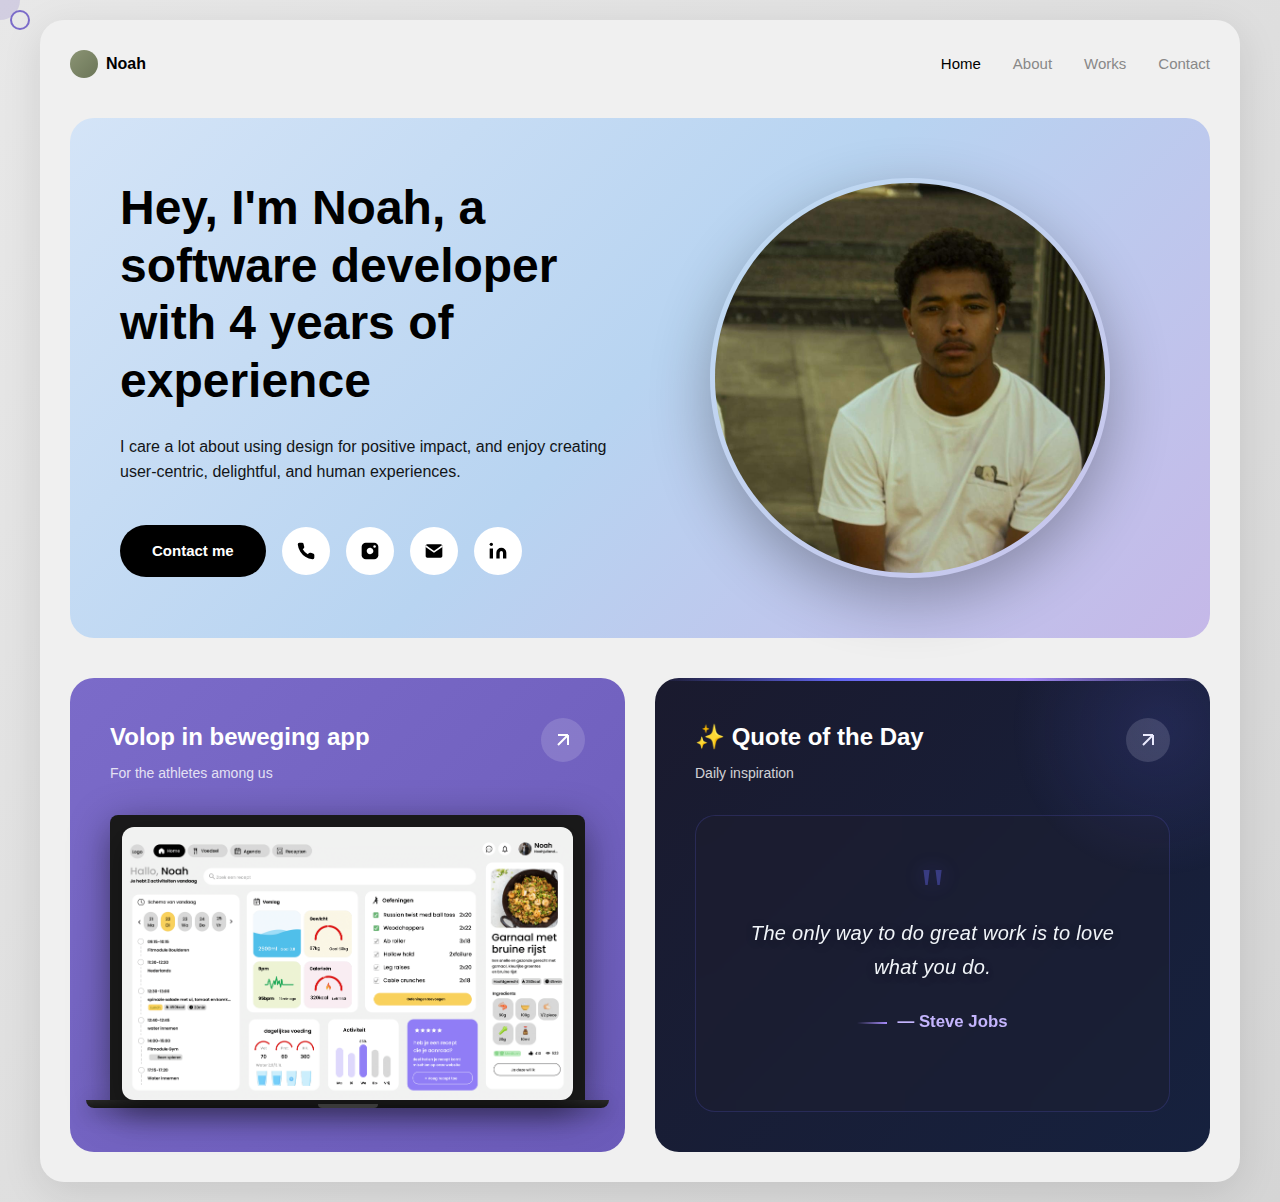
<file: portfolio_4/index.html>
<!DOCTYPE html>
<html lang="en">
<head>
    <meta charset="UTF-8">
    <meta name="viewport" content="width=device-width, initial-scale=1.0">
    <title>Noah - Portfolio</title>
    <link rel="stylesheet" href="styles.css">
</head>
<body>
    <!-- Custom Cursor -->
    <div class="cursor"></div>
    <div class="cursor-follower"></div>

    <div class="container">
        <!-- Header -->
        <header class="header">
            <div class="logo">
                <span class="logo-circle"></span>
                <span class="logo-text">Noah</span>
            </div>
            <nav class="nav">
                <a href="index.html" class="nav-link active">Home</a>
                <a href="about.html" class="nav-link">About</a>
                <a href="works.html" class="nav-link">Works</a>
                <a href="contact.html" class="nav-link">Contact</a>
            </nav>
        </header>

        <!-- Hero Section -->
        <section class="hero">
            <div class="hero-content">
                <h1 class="hero-title">Hey, I'm Noah, a software developer with 4 years of experience</h1>
                <p class="hero-description">
                    I care a lot about using design for positive impact, and enjoy creating user-centric, delightful, and human experiences.
                </p>
                
                <div class="hero-buttons">
                    <a href="contact.html" class="btn btn-primary">Contact me</a>
                    <a href="#" class="social-icon">
                        <svg width="20" height="20" viewBox="0 0 24 24" fill="currentColor">
                            <path d="M22 16.92v3a2 2 0 01-2.18 2 19.79 19.79 0 01-8.63-3.07 19.5 19.5 0 01-6-6 19.79 19.79 0 01-3.07-8.67A2 2 0 014.11 2h3a2 2 0 012 1.72 12.84 12.84 0 00.7 2.81 2 2 0 01-.45 2.11L8.09 9.91a16 16 0 006 6l1.27-1.27a2 2 0 012.11-.45 12.84 12.84 0 002.81.7A2 2 0 0122 16.92z"/>
                        </svg>
                    </a>
                    <a href="#" class="social-icon">
                        <svg width="20" height="20" viewBox="0 0 24 24" fill="currentColor">
                            <rect x="2" y="2" width="20" height="20" rx="5"/>
                            <path d="M16 11.37A4 4 0 1112.63 8 4 4 0 0116 11.37z" fill="white"/>
                            <circle cx="17.5" cy="6.5" r="1.5" fill="white"/>
                        </svg>
                    </a>
                    <a href="#" class="social-icon">
                        <svg width="20" height="20" viewBox="0 0 24 24" fill="currentColor">
                            <path d="M4 4h16c1.1 0 2 .9 2 2v12c0 1.1-.9 2-2 2H4c-1.1 0-2-.9-2-2V6c0-1.1.9-2 2-2z"/>
                            <polyline points="22,6 12,13 2,6" stroke="white" stroke-width="2" fill="none"/>
                        </svg>
                    </a>
                    <a href="#" class="social-icon">
                        <svg width="20" height="20" viewBox="0 0 24 24" fill="currentColor">
                            <path d="M16 8a6 6 0 016 6v7h-4v-7a2 2 0 00-2-2 2 2 0 00-2 2v7h-4v-7a6 6 0 016-6zM2 9h4v12H2z"/>
                            <circle cx="4" cy="4" r="2"/>
                        </svg>
                    </a>
                </div>
            </div>
            <div class="hero-image">
                <img src="noah/me.jpeg" alt="Noah">
            </div>
        </section>

        <!-- Projects Section -->
        <section class="projects">
            <!-- Project 1: Volop in beweging -->
            <a href="https://101720.stu.sd-lab.nl/beroeps/volop_in_beweging/app/inlog/html/registreer.html" target="_blank" class="project-card project-purple project-link">
                <div class="project-header">
                    <div>
                        <h3 class="project-title">Volop in beweging app</h3>
                        <p class="project-subtitle">For the athletes among us</p>
                    </div>
                    <div class="project-arrow">
                        <svg width="24" height="24" viewBox="0 0 24 24" fill="none" stroke="currentColor" stroke-width="2">
                            <path d="M7 17L17 7M17 7H7M17 7V17"/>
                        </svg>
                    </div>
                </div>
                <div class="project-image">
                    <div class="laptop-mockup">
                        <div class="laptop-screen">
                            <img src="noah/prototype home-1.png" alt="Volop in beweging app" class="laptop-content">
                        </div>
                        <div class="laptop-base"></div>
                        <div class="laptop-notch"></div>
                    </div>
                </div>
            </a>

            <!-- Project 2: Quote of the Day -->
            <a href="games/quotes.html" class="project-card project-dark project-link quote-card-home">
                <div class="project-header">
                    <div>
                        <h3 class="project-title">✨ Quote of the Day</h3>
                        <p class="project-subtitle">Daily inspiration</p>
                    </div>
                    <div class="project-arrow">
                        <svg width="24" height="24" viewBox="0 0 24 24" fill="none" stroke="currentColor" stroke-width="2">
                            <path d="M7 17L17 7M17 7H7M17 7V17"/>
                        </svg>
                    </div>
                </div>
                <div class="project-image quote-preview">
                    <div class="quote-icon-small">"</div>
                    <p class="quote-text-small">The only way to do great work is to love what you do.</p>
                    <p class="quote-author-small">— Steve Jobs</p>
                </div>
            </a>
        </section>
    </div>

    <script>
        // Disable right-click
        document.addEventListener('contextmenu', (e) => e.preventDefault());

        // Disable F12, Ctrl+Shift+I, Ctrl+Shift+J, Ctrl+U
        document.onkeydown = function(e) {
            if(e.keyCode == 123) {
                return false;
            }
            if(e.ctrlKey && e.shiftKey && e.keyCode == 'I'.charCodeAt(0)) {
                return false;
            }
            if(e.ctrlKey && e.shiftKey && e.keyCode == 'C'.charCodeAt(0)) {
                return false;
            }
            if(e.ctrlKey && e.shiftKey && e.keyCode == 'J'.charCodeAt(0)) {
                return false;
            }
            if(e.ctrlKey && e.keyCode == 'U'.charCodeAt(0)) {
                return false;
            }
        }

        // Custom Cursor
        const cursor = document.querySelector('.cursor');
        const cursorFollower = document.querySelector('.cursor-follower');
        
        let mouseX = 0;
        let mouseY = 0;
        let followerX = 0;
        let followerY = 0;
        
        document.addEventListener('mousemove', (e) => {
            mouseX = e.clientX;
            mouseY = e.clientY;
            
            cursor.style.left = mouseX + 'px';
            cursor.style.top = mouseY + 'px';
        });
        
        function animateFollower() {
            const dx = mouseX - followerX;
            const dy = mouseY - followerY;
            
            followerX += dx * 0.1;
            followerY += dy * 0.1;
            
            cursorFollower.style.left = followerX + 'px';
            cursorFollower.style.top = followerY + 'px';
            
            requestAnimationFrame(animateFollower);
        }
        
        animateFollower();
        
        // Hover effects
        const hoverElements = document.querySelectorAll('a, button, .project-card, .social-icon');
        
        hoverElements.forEach(el => {
            el.addEventListener('mouseenter', () => {
                cursor.classList.add('hover');
                cursorFollower.classList.add('hover');
            });
            
            el.addEventListener('mouseleave', () => {
                cursor.classList.remove('hover');
                cursorFollower.classList.remove('hover');
            });
        });
    </script>
</body>
</html>
</file>
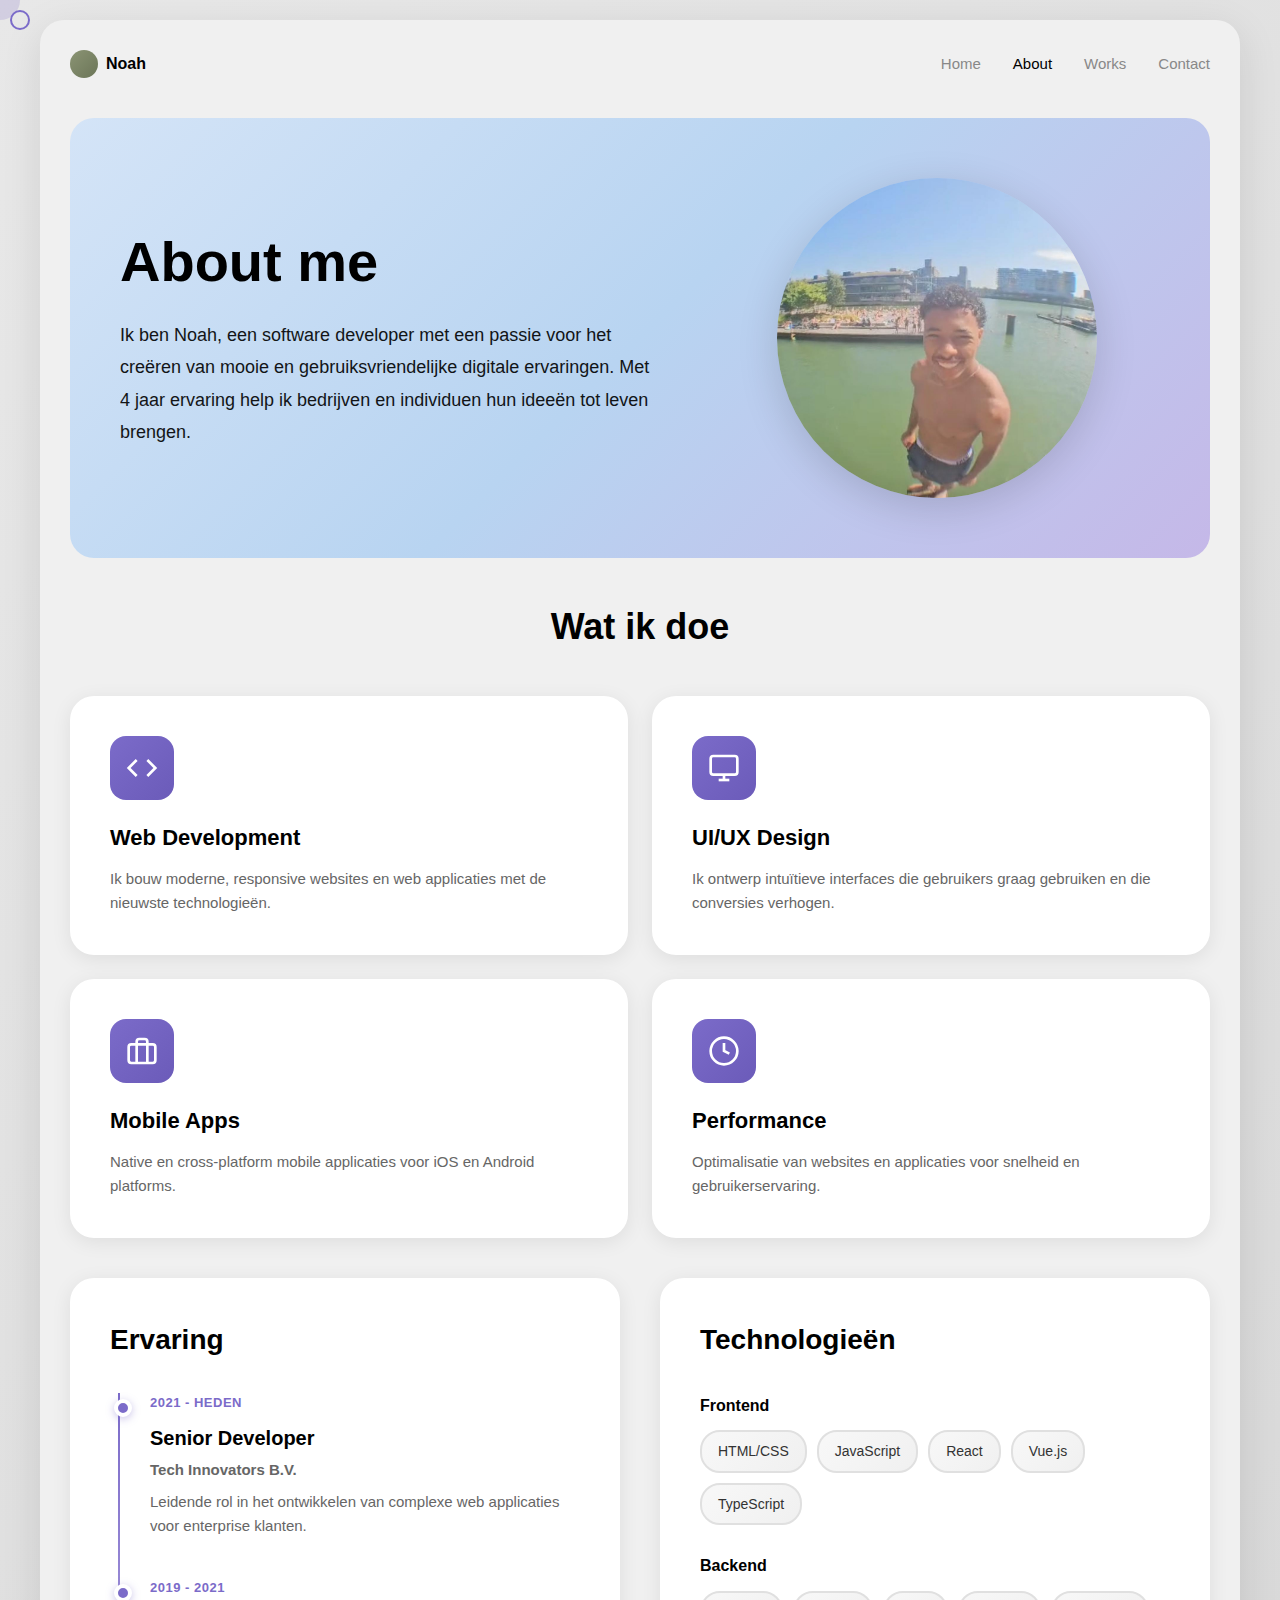
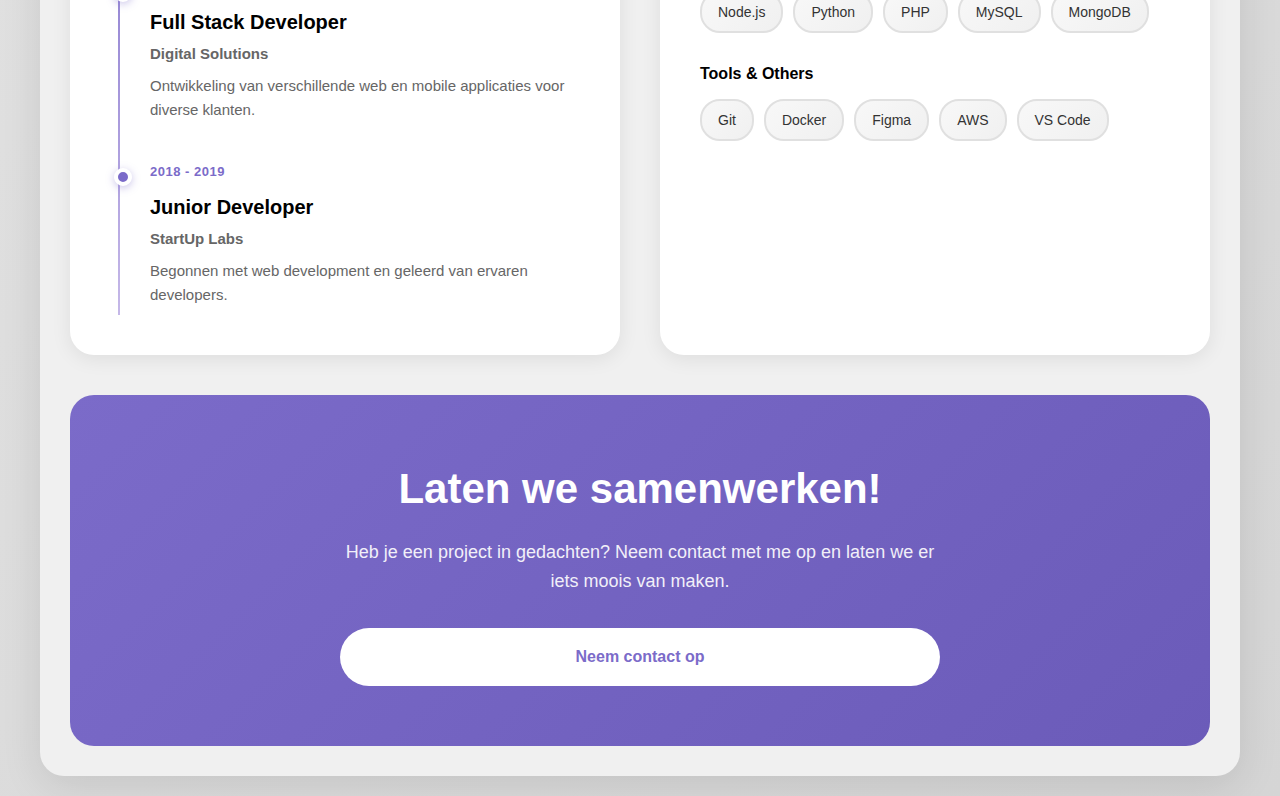
<file: portfolio_4/about.html>
<!DOCTYPE html>
<html lang="nl">
<head>
    <meta charset="UTF-8">
    <meta name="viewport" content="width=device-width, initial-scale=1.0">
    <title>About - Noah</title>
    <link rel="stylesheet" href="styles.css">
</head>
<body>
    <!-- Custom Cursor -->
    <div class="cursor"></div>
    <div class="cursor-follower"></div>

    <div class="container">
        <!-- Header -->
        <header class="header">
            <div class="logo">
                <span class="logo-circle"></span>
                <span class="logo-text">Noah</span>
            </div>
            <nav class="nav">
                <a href="index.html" class="nav-link">Home</a>
                <a href="about.html" class="nav-link active">About</a>
                <a href="works.html" class="nav-link">Works</a>
                <a href="contact.html" class="nav-link">Contact</a>
            </nav>
        </header>

        <!-- About Hero Section -->
        <section class="about-hero">
            <div class="about-hero-content">
                <div class="about-text">
                    <h1 class="about-title">About me</h1>
                    <p class="about-description">
                        Ik ben Noah, een software developer met een passie voor het creëren van mooie en gebruiksvriendelijke digitale ervaringen. Met 4 jaar ervaring help ik bedrijven en individuen hun ideeën tot leven brengen.
                    </p>
                </div>
                <div class="about-hero-image">
                    <img src="noah/happy.jpeg" alt="Noah">
                </div>
            </div>
        </section>

        <!-- Skills Section -->
        <section class="skills-section">
            <h2 class="section-title-center">Wat ik doe</h2>
            <div class="skills-grid">
                <div class="skill-card">
                    <div class="skill-icon">
                        <svg width="32" height="32" viewBox="0 0 24 24" fill="none" stroke="currentColor" stroke-width="2">
                            <polyline points="16 18 22 12 16 6"/>
                            <polyline points="8 6 2 12 8 18"/>
                        </svg>
                    </div>
                    <h3>Web Development</h3>
                    <p>Ik bouw moderne, responsive websites en web applicaties met de nieuwste technologieën.</p>
                </div>

                <div class="skill-card">
                    <div class="skill-icon">
                        <svg width="32" height="32" viewBox="0 0 24 24" fill="none" stroke="currentColor" stroke-width="2">
                            <rect x="2" y="3" width="20" height="14" rx="2"/>
                            <line x1="8" y1="21" x2="16" y2="21"/>
                            <line x1="12" y1="17" x2="12" y2="21"/>
                        </svg>
                    </div>
                    <h3>UI/UX Design</h3>
                    <p>Ik ontwerp intuïtieve interfaces die gebruikers graag gebruiken en die conversies verhogen.</p>
                </div>

                <div class="skill-card">
                    <div class="skill-icon">
                        <svg width="32" height="32" viewBox="0 0 24 24" fill="none" stroke="currentColor" stroke-width="2">
                            <rect x="2" y="7" width="20" height="14" rx="2"/>
                            <path d="M16 21V5a2 2 0 0 0-2-2h-4a2 2 0 0 0-2 2v16"/>
                        </svg>
                    </div>
                    <h3>Mobile Apps</h3>
                    <p>Native en cross-platform mobile applicaties voor iOS en Android platforms.</p>
                </div>

                <div class="skill-card">
                    <div class="skill-icon">
                        <svg width="32" height="32" viewBox="0 0 24 24" fill="none" stroke="currentColor" stroke-width="2">
                            <circle cx="12" cy="12" r="10"/>
                            <polyline points="12 6 12 12 16 14"/>
                        </svg>
                    </div>
                    <h3>Performance</h3>
                    <p>Optimalisatie van websites en applicaties voor snelheid en gebruikerservaring.</p>
                </div>
            </div>
        </section>

        <!-- Experience Section -->
        <section class="experience-section">
            <div class="experience-grid">
                <div class="experience-column">
                    <h2 class="section-title">Ervaring</h2>
                    <div class="timeline">
                        <div class="timeline-item">
                            <div class="timeline-dot"></div>
                            <div class="timeline-content">
                                <div class="timeline-date">2021 - Heden</div>
                                <h3>Senior Developer</h3>
                                <p class="timeline-company">Tech Innovators B.V.</p>
                                <p>Leidende rol in het ontwikkelen van complexe web applicaties voor enterprise klanten.</p>
                            </div>
                        </div>

                        <div class="timeline-item">
                            <div class="timeline-dot"></div>
                            <div class="timeline-content">
                                <div class="timeline-date">2019 - 2021</div>
                                <h3>Full Stack Developer</h3>
                                <p class="timeline-company">Digital Solutions</p>
                                <p>Ontwikkeling van verschillende web en mobile applicaties voor diverse klanten.</p>
                            </div>
                        </div>

                        <div class="timeline-item">
                            <div class="timeline-dot"></div>
                            <div class="timeline-content">
                                <div class="timeline-date">2018 - 2019</div>
                                <h3>Junior Developer</h3>
                                <p class="timeline-company">StartUp Labs</p>
                                <p>Begonnen met web development en geleerd van ervaren developers.</p>
                            </div>
                        </div>
                    </div>
                </div>

                <div class="experience-column">
                    <h2 class="section-title">Technologieën</h2>
                    <div class="tech-stack">
                        <div class="tech-category">
                            <h4>Frontend</h4>
                            <div class="tech-tags">
                                <span class="tech-tag">HTML/CSS</span>
                                <span class="tech-tag">JavaScript</span>
                                <span class="tech-tag">React</span>
                                <span class="tech-tag">Vue.js</span>
                                <span class="tech-tag">TypeScript</span>
                            </div>
                        </div>

                        <div class="tech-category">
                            <h4>Backend</h4>
                            <div class="tech-tags">
                                <span class="tech-tag">Node.js</span>
                                <span class="tech-tag">Python</span>
                                <span class="tech-tag">PHP</span>
                                <span class="tech-tag">MySQL</span>
                                <span class="tech-tag">MongoDB</span>
                            </div>
                        </div>

                        <div class="tech-category">
                            <h4>Tools & Others</h4>
                            <div class="tech-tags">
                                <span class="tech-tag">Git</span>
                                <span class="tech-tag">Docker</span>
                                <span class="tech-tag">Figma</span>
                                <span class="tech-tag">AWS</span>
                                <span class="tech-tag">VS Code</span>
                            </div>
                        </div>
                    </div>
                </div>
            </div>
        </section>

        <!-- CTA Section -->
        <section class="cta-section">
            <div class="cta-content">
                <h2 class="cta-title">Laten we samenwerken!</h2>
                <p class="cta-description">
                    Heb je een project in gedachten? Neem contact met me op en laten we er iets moois van maken.
                </p>
                <a href="contact.html" class="btn btn-primary btn-large">Neem contact op</a>
            </div>
        </section>
    </div>

    <script>
        // Custom Cursor
        const cursor = document.querySelector('.cursor');
        const cursorFollower = document.querySelector('.cursor-follower');
        
        let mouseX = 0;
        let mouseY = 0;
        let followerX = 0;
        let followerY = 0;
        
        document.addEventListener('mousemove', (e) => {
            mouseX = e.clientX;
            mouseY = e.clientY;
            
            cursor.style.left = mouseX + 'px';
            cursor.style.top = mouseY + 'px';
        });
        
        function animateFollower() {
            const dx = mouseX - followerX;
            const dy = mouseY - followerY;
            
            followerX += dx * 0.1;
            followerY += dy * 0.1;
            
            cursorFollower.style.left = followerX + 'px';
            cursorFollower.style.top = followerY + 'px';
            
            requestAnimationFrame(animateFollower);
        }
        
        animateFollower();
        
        // Hover effects
        const hoverElements = document.querySelectorAll('a, button, .tech-tag');
        
        hoverElements.forEach(el => {
            el.addEventListener('mouseenter', () => {
                cursor.classList.add('hover');
                cursorFollower.classList.add('hover');
            });
            
            el.addEventListener('mouseleave', () => {
                cursor.classList.remove('hover');
                cursorFollower.classList.remove('hover');
            });
        });
    </script>
</body>
</html>
</file>
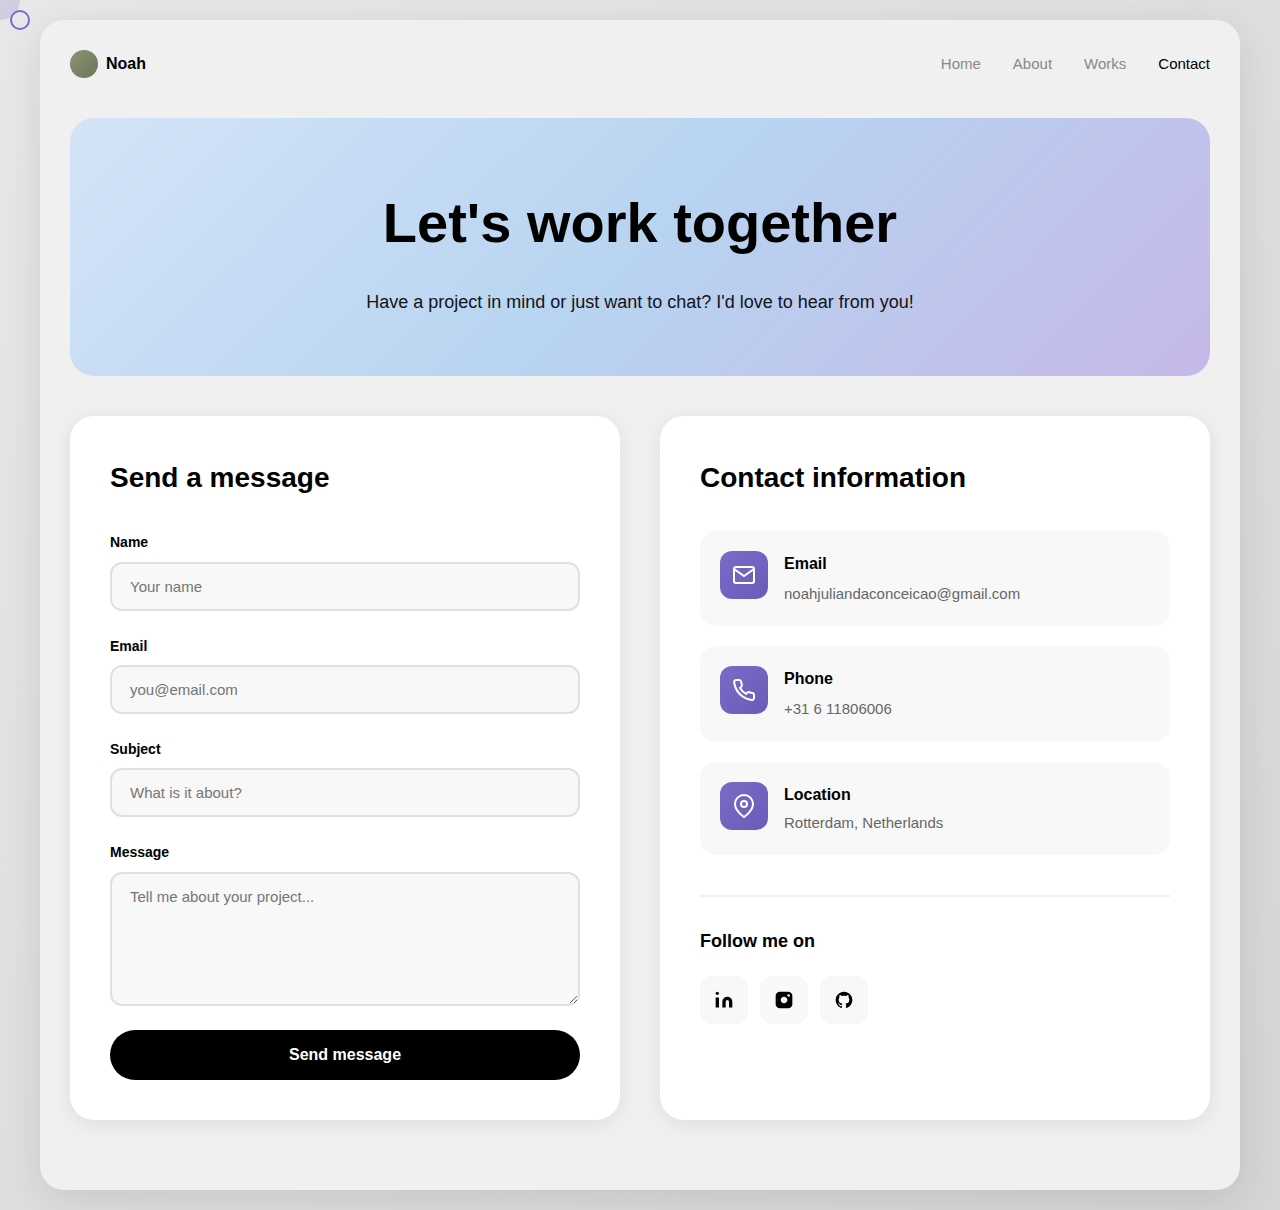
<file: portfolio_4/contact.html>
<!DOCTYPE html>
<html lang="en">
<head>
    <meta charset="UTF-8">
    <meta name="viewport" content="width=device-width, initial-scale=1.0">
    <title>Contact - Noah</title>
    <link rel="stylesheet" href="styles.css">
    <style>
        /* Contact Page Responsive Improvements */
        @media (max-width: 1024px) {
            .contact-grid {
                grid-template-columns: 1fr !important;
                gap: 30px !important;
            }

            .contact-form-wrapper,
            .contact-info-wrapper {
                max-width: 100%;
            }
        }

        @media (max-width: 768px) {
            .contact-hero {
                padding: 40px 0 !important;
            }

            .contact-title {
                font-size: 2.5rem !important;
            }

            .contact-description {
                font-size: 1rem !important;
            }

            .contact-section {
                padding: 40px 0 !important;
            }

            .section-title {
                font-size: 1.75rem !important;
                margin-bottom: 20px !important;
            }

            .contact-form {
                padding: 0 !important;
            }

            .form-group {
                margin-bottom: 20px !important;
            }

            .form-group label {
                font-size: 0.95rem !important;
            }

            .form-group input,
            .form-group textarea {
                font-size: 1rem !important;
                padding: 12px 16px !important;
            }

            .btn-large {
                width: 100%;
                padding: 14px 24px !important;
                font-size: 1rem !important;
            }

            .contact-info-cards {
                gap: 15px !important;
            }

            .info-card {
                padding: 20px !important;
            }

            .info-card h3 {
                font-size: 1.1rem !important;
            }

            .info-card a,
            .info-card p {
                font-size: 0.95rem !important;
            }

            .social-title {
                font-size: 1.1rem !important;
                margin-bottom: 15px !important;
            }

            .social-buttons {
                gap: 12px !important;
            }

            .social-btn {
                width: 48px !important;
                height: 48px !important;
            }
        }

        @media (max-width: 480px) {
            .contact-hero {
                padding: 30px 0 !important;
            }

            .contact-title {
                font-size: 2rem !important;
            }

            .contact-description {
                font-size: 0.95rem !important;
            }

            .section-title {
                font-size: 1.5rem !important;
            }

            .info-card {
                padding: 16px !important;
            }

            .info-icon {
                width: 40px !important;
                height: 40px !important;
            }

            .info-icon svg {
                width: 20px !important;
                height: 20px !important;
            }

            .info-card h3 {
                font-size: 1rem !important;
            }

            .info-card a,
            .info-card p {
                font-size: 0.9rem !important;
                word-break: break-word;
            }

            .social-btn {
                width: 44px !important;
                height: 44px !important;
            }

            .social-btn svg {
                width: 18px !important;
                height: 18px !important;
            }
        }

        /* Improve form responsiveness */
        @media (max-width: 768px) {
            .contact-form-wrapper,
            .contact-info-wrapper {
                border-radius: 16px !important;
            }
        }

        /* Stack social buttons on very small screens */
        @media (max-width: 360px) {
            .social-buttons {
                justify-content: center !important;
            }
        }
    </style>
</head>
<body>
    <div class="cursor"></div>
    <div class="cursor-follower"></div>
    
    <div class="container">
        <!-- Header -->
        <header class="header">
            <div class="logo">
                <span class="logo-circle"></span>
                <span class="logo-text">Noah</span>
            </div>
            <nav class="nav">
                <a href="index.html" class="nav-link">Home</a>
                <a href="about.html" class="nav-link">About</a>
                <a href="works.html" class="nav-link">Works</a>
                <a href="contact.html" class="nav-link active">Contact</a>
            </nav>
        </header>

        <!-- Contact Hero Section -->
        <section class="contact-hero">
            <div class="contact-content">
                <h1 class="contact-title">Let's work together</h1>
                <p class="contact-description">
                    Have a project in mind or just want to chat? I'd love to hear from you!
                </p>
            </div>
        </section>

        <!-- Contact Section -->
        <section class="contact-section">
            <div class="contact-grid">
                <!-- Contact Form -->
                <div class="contact-form-wrapper">
                    <h2 class="section-title">Send a message</h2>
                    <form class="contact-form">
                        <div class="form-group">
                            <label for="name">Name</label>
                            <input type="text" id="name" name="name" placeholder="Your name" required>
                        </div>
                        
                        <div class="form-group">
                            <label for="email">Email</label>
                            <input type="email" id="email" name="email" placeholder="you@email.com" required>
                        </div>
                        
                        <div class="form-group">
                            <label for="subject">Subject</label>
                            <input type="text" id="subject" name="subject" placeholder="What is it about?" required>
                        </div>
                        
                        <div class="form-group">
                            <label for="message">Message</label>
                            <textarea id="message" name="message" rows="6" placeholder="Tell me about your project..." required></textarea>
                        </div>
                        
                        <button type="submit" class="btn btn-primary btn-large">Send message</button>
                    </form>
                </div>

                <!-- Contact Info -->
                <div class="contact-info-wrapper">
                    <h2 class="section-title">Contact information</h2>
                    
                    <div class="contact-info-cards">
                        <div class="info-card">
                            <div class="info-icon">
                                <svg width="24" height="24" viewBox="0 0 24 24" fill="none" stroke="currentColor" stroke-width="2">
                                    <path d="M4 4h16c1.1 0 2 .9 2 2v12c0 1.1-.9 2-2 2H4c-1.1 0-2-.9-2-2V6c0-1.1.9-2 2-2z"/>
                                    <polyline points="22,6 12,13 2,6"/>
                                </svg>
                            </div>
                            <div class="info-content">
                                <h3>Email</h3>
                                <a href="mailto:noahjuliandaconceicao@gmail.com">noahjuliandaconceicao@gmail.com</a>
                            </div>
                        </div>

                        <div class="info-card">
                            <div class="info-icon">
                                <svg width="24" height="24" viewBox="0 0 24 24" fill="none" stroke="currentColor" stroke-width="2">
                                    <path d="M22 16.92v3a2 2 0 01-2.18 2 19.79 19.79 0 01-8.63-3.07 19.5 19.5 0 01-6-6 19.79 19.79 0 01-3.07-8.67A2 2 0 014.11 2h3a2 2 0 012 1.72 12.84 12.84 0 00.7 2.81 2 2 0 01-.45 2.11L8.09 9.91a16 16 0 006 6l1.27-1.27a2 2 0 012.11-.45 12.84 12.84 0 002.81.7A2 2 0 0122 16.92z"/>
                                </svg>
                            </div>
                            <div class="info-content">
                                <h3>Phone</h3>
                                <a href="tel:+31611806006">+31 6 11806006</a>
                            </div>
                        </div>

                        <div class="info-card">
                            <div class="info-icon">
                                <svg width="24" height="24" viewBox="0 0 24 24" fill="none" stroke="currentColor" stroke-width="2">
                                    <path d="M21 10c0 7-9 13-9 13s-9-6-9-13a9 9 0 0 1 18 0z"/>
                                    <circle cx="12" cy="10" r="3"/>
                                </svg>
                            </div>
                            <div class="info-content">
                                <h3>Location</h3>
                                <p>Rotterdam, Netherlands</p>
                            </div>
                        </div>
                    </div>

                    <!-- Social Links -->
                    <div class="social-links">
                        <h3 class="social-title">Follow me on</h3>
                        <div class="social-buttons">
                            <a href="#" class="social-btn" title="LinkedIn">
                                <svg width="20" height="20" viewBox="0 0 24 24" fill="currentColor">
                                    <path d="M16 8a6 6 0 016 6v7h-4v-7a2 2 0 00-2-2 2 2 0 00-2 2v7h-4v-7a6 6 0 016-6zM2 9h4v12H2z"/>
                                    <circle cx="4" cy="4" r="2"/>
                                </svg>
                            </a>
                            <a href="#" class="social-btn" title="Instagram">
                                <svg width="20" height="20" viewBox="0 0 24 24" fill="currentColor">
                                    <rect x="2" y="2" width="20" height="20" rx="5"/>
                                    <path d="M16 11.37A4 4 0 1112.63 8 4 4 0 0116 11.37z" fill="white"/>
                                    <circle cx="17.5" cy="6.5" r="1.5" fill="white"/>
                                </svg>
                            </a>
                            <a href="#" class="social-btn" title="GitHub">
                                <svg width="20" height="20" viewBox="0 0 24 24" fill="currentColor">
                                    <path d="M12 2C6.477 2 2 6.477 2 12c0 4.42 2.865 8.17 6.839 9.49.5.092.682-.217.682-.482 0-.237-.008-.866-.013-1.7-2.782.603-3.369-1.34-3.369-1.34-.454-1.156-1.11-1.463-1.11-1.463-.908-.62.069-.608.069-.608 1.003.07 1.531 1.03 1.531 1.03.892 1.529 2.341 1.087 2.91.831.092-.646.35-1.086.636-1.336-2.22-.253-4.555-1.11-4.555-4.943 0-1.091.39-1.984 1.029-2.683-.103-.253-.446-1.27.098-2.647 0 0 .84-.269 2.75 1.025A9.578 9.578 0 0112 6.836c.85.004 1.705.114 2.504.336 1.909-1.294 2.747-1.025 2.747-1.025.546 1.377.203 2.394.1 2.647.64.699 1.028 1.592 1.028 2.683 0 3.842-2.339 4.687-4.566 4.935.359.309.678.919.678 1.852 0 1.336-.012 2.415-.012 2.743 0 .267.18.578.688.48C19.138 20.167 22 16.418 22 12c0-5.523-4.477-10-10-10z"/>
                                </svg>
                            </a>
                        </div>
                    </div>
                </div>
            </div>
        </section>
    </div>

    <script>
        // Custom Cursor
        const cursor = document.querySelector('.cursor');
        const cursorFollower = document.querySelector('.cursor-follower');
        
        let mouseX = 0;
        let mouseY = 0;
        let followerX = 0;
        let followerY = 0;
        
        document.addEventListener('mousemove', (e) => {
            mouseX = e.clientX;
            mouseY = e.clientY;
            
            cursor.style.left = mouseX + 'px';
            cursor.style.top = mouseY + 'px';
        });
        
        function animateFollower() {
            const dx = mouseX - followerX;
            const dy = mouseY - followerY;
            
            followerX += dx * 0.1;
            followerY += dy * 0.1;
            
            cursorFollower.style.left = followerX + 'px';
            cursorFollower.style.top = followerY + 'px';
            
            requestAnimationFrame(animateFollower);
        }
        
        animateFollower();
        
        // Hover effects
        const hoverElements = document.querySelectorAll('a, button, input, textarea, .social-btn');
        
        hoverElements.forEach(el => {
            el.addEventListener('mouseenter', () => {
                cursor.classList.add('hover');
                cursorFollower.classList.add('hover');
            });
            
            el.addEventListener('mouseleave', () => {
                cursor.classList.remove('hover');
                cursorFollower.classList.remove('hover');
            });
        });
    </script>
</body>
</html>
</file>
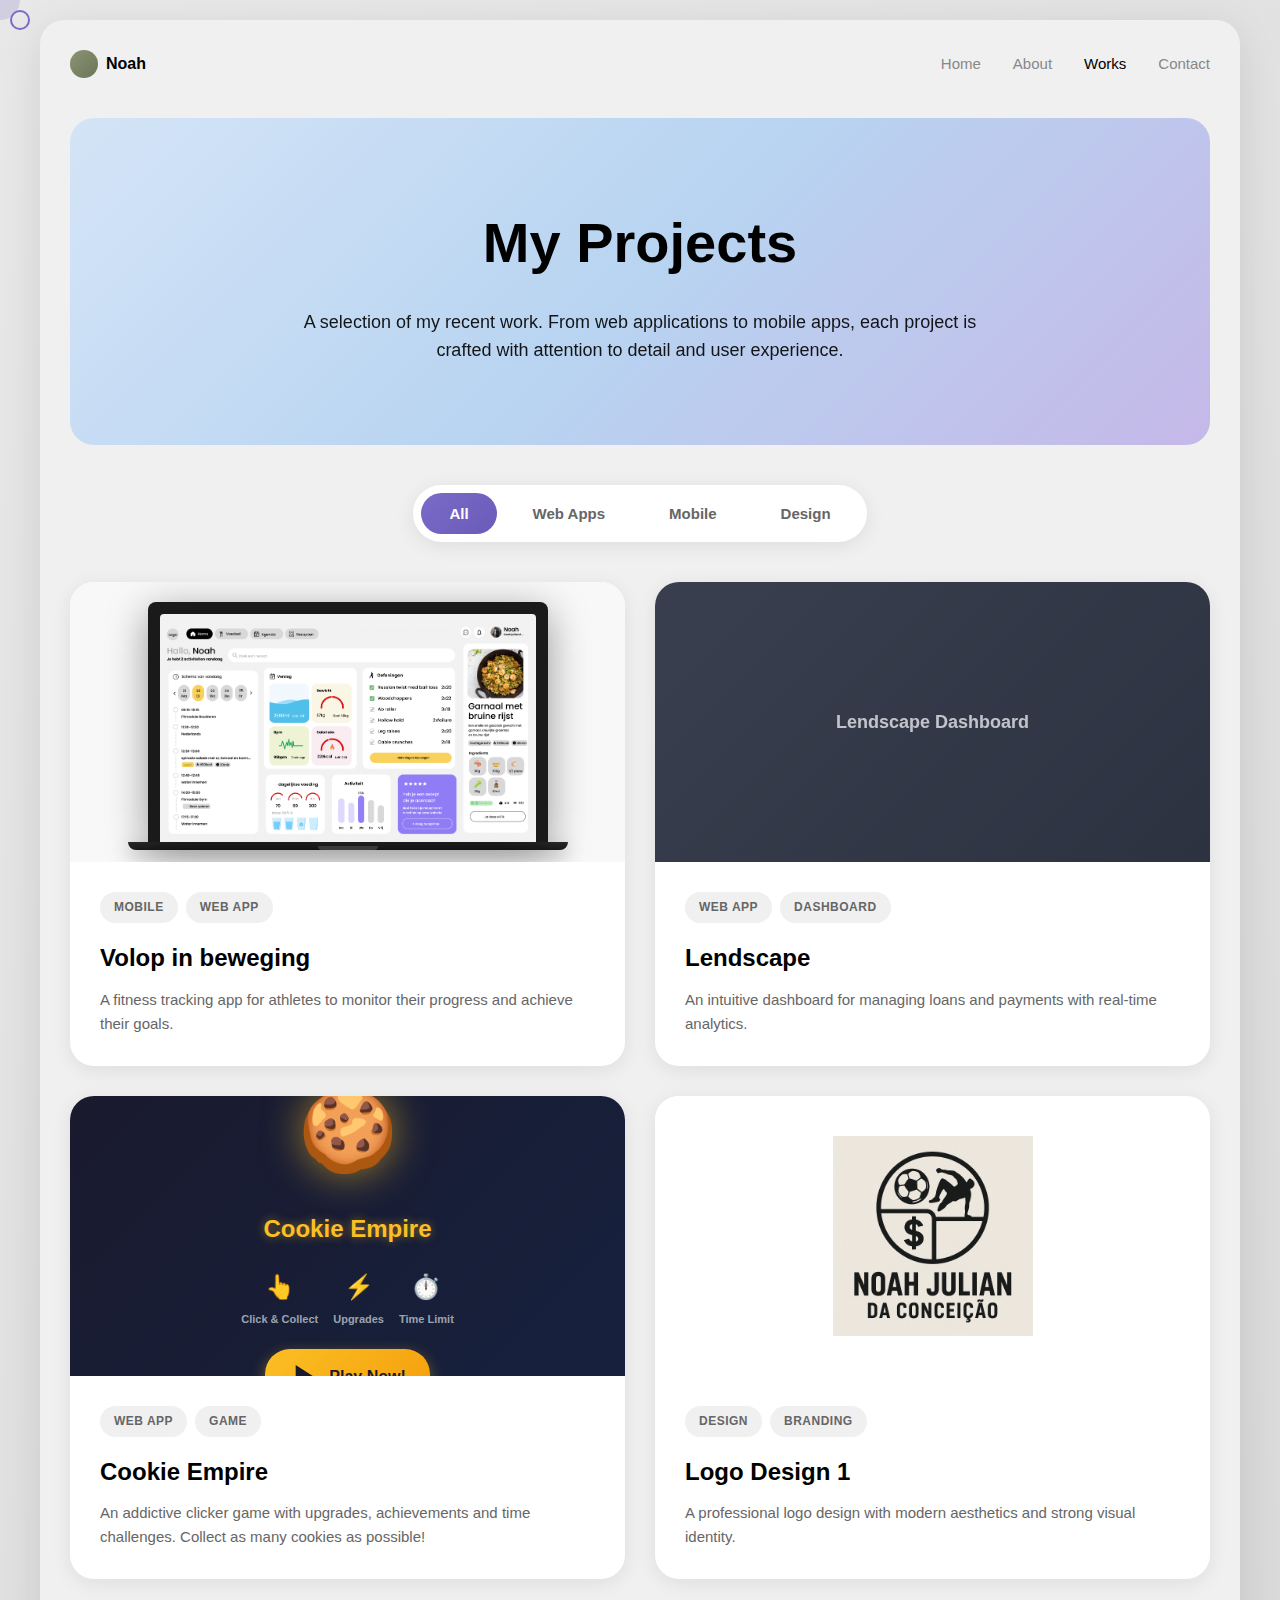
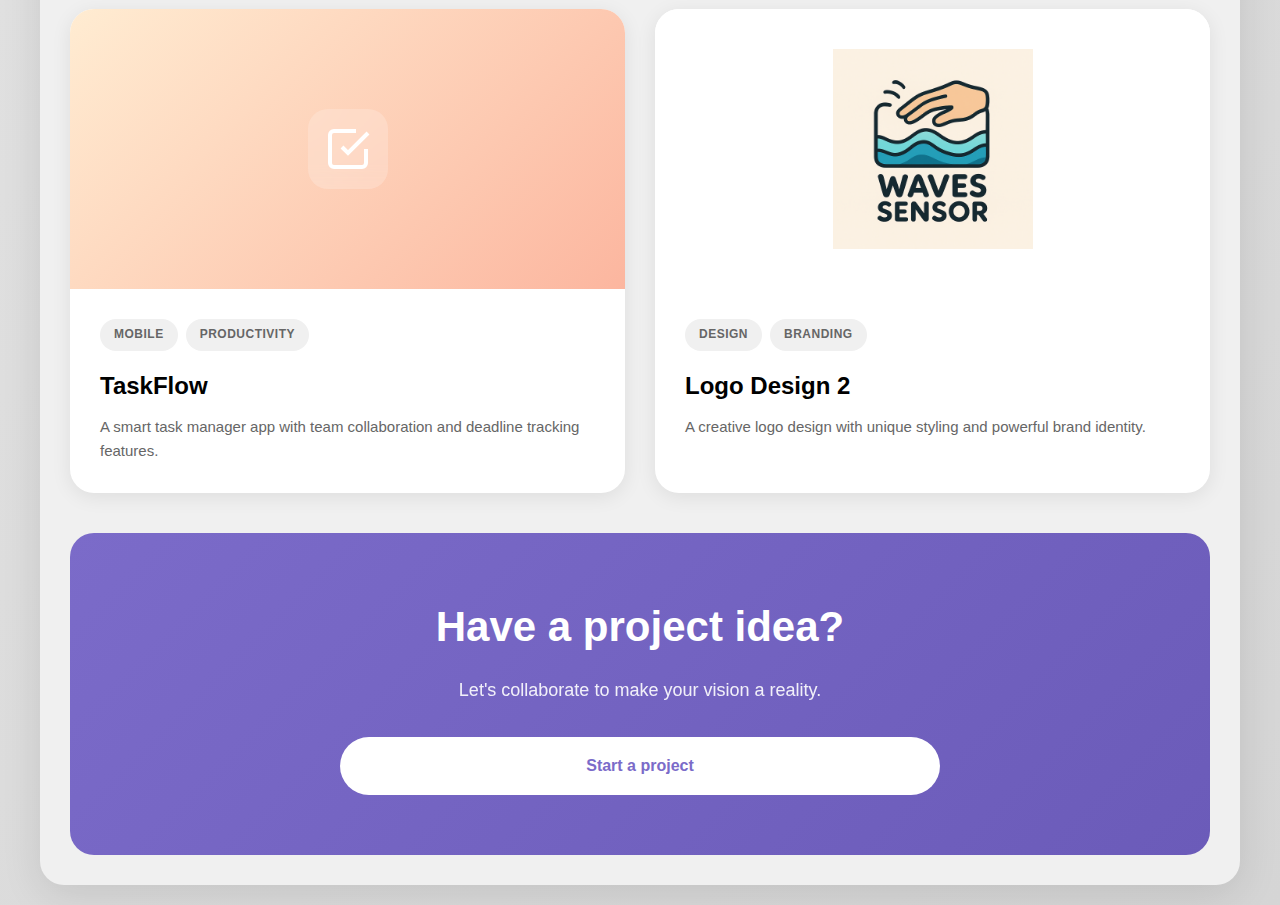
<file: portfolio_4/works.html>
<!DOCTYPE html>
<html lang="en">
<head>
    <meta charset="UTF-8">
    <meta name="viewport" content="width=device-width, initial-scale=1.0">
    <title>Works - Noah</title>
    <link rel="stylesheet" href="styles.css">
</head>
<body>
    <div class="cursor"></div>
    <div class="cursor-follower"></div>
    
    <div class="container">
        <!-- Header -->
        <header class="header">
            <div class="logo">
                <span class="logo-circle"></span>
                <span class="logo-text">Noah</span>
            </div>
            <nav class="nav">
                <a href="index.html" class="nav-link">Home</a>
                <a href="about.html" class="nav-link">About</a>
                <a href="works.html" class="nav-link active">Works</a>
                <a href="contact.html" class="nav-link">Contact</a>
            </nav>
        </header>

        <!-- Works Hero Section -->
        <section class="works-hero">
            <h1 class="works-title">My Projects</h1>
            <p class="works-description">
                A selection of my recent work. From web applications to mobile apps, each project is crafted with attention to detail and user experience.
            </p>
        </section>

        <!-- Filter Section -->
        <section class="filter-section">
            <div class="filter-buttons">
                <button class="filter-btn active" data-filter="all">All</button>
                <button class="filter-btn" data-filter="web">Web Apps</button>
                <button class="filter-btn" data-filter="mobile">Mobile</button>
                <button class="filter-btn" data-filter="design">Design</button>
            </div>
        </section>

        <!-- Projects Grid -->
        <section class="works-grid">
            <!-- Project 1: Volop in beweging -->
            <a href="https://101720.stu.sd-lab.nl/beroeps/volop_in_beweging/app/inlog/html/registreer.html" target="_blank" class="work-item work-mobile">
                <div class="work-image">
                    <div class="laptop-mockup-small">
                        <div class="laptop-screen">
                            <img src="noah/prototype home-1.png" alt="Volop in beweging app" class="laptop-content">
                        </div>
                        <div class="laptop-base"></div>
                        <div class="laptop-notch"></div>
                    </div>
                </div>
                <div class="work-info">
                    <div class="work-tags">
                        <span class="work-tag">Mobile</span>
                        <span class="work-tag">Web App</span>
                    </div>
                    <h3 class="work-title">Volop in beweging</h3>
                    <p class="work-desc">A fitness tracking app for athletes to monitor their progress and achieve their goals.</p>
                </div>
            </a>

            <!-- Project 2: Lendscape -->
            <div class="work-item work-web">
                <div class="work-image work-image-dark">
                    <div class="work-placeholder">
                        <span class="work-placeholder-text">Lendscape Dashboard</span>
                    </div>
                </div>
                <div class="work-info">
                    <div class="work-tags">
                        <span class="work-tag">Web App</span>
                        <span class="work-tag">Dashboard</span>
                    </div>
                    <h3 class="work-title">Lendscape</h3>
                    <p class="work-desc">An intuitive dashboard for managing loans and payments with real-time analytics.</p>
                </div>
            </div>

            <!-- Project 3: Clicker Game -->
            <a href="games/clicker.html" target="_blank" class="work-item work-web">
                <div class="work-image work-image-cookie-game">
                    <div class="cookie-game-preview">
                        <div class="cookie-preview-icon">🍪</div>
                        <div class="cookie-preview-text">Cookie Empire</div>
                        <div class="cookie-preview-stats">
                            <div class="cookie-stat">
                                <span class="stat-icon">👆</span>
                                <span class="stat-text">Click & Collect</span>
                            </div>
                            <div class="cookie-stat">
                                <span class="stat-icon">⚡</span>
                                <span class="stat-text">Upgrades</span>
                            </div>
                            <div class="cookie-stat">
                                <span class="stat-icon">⏱️</span>
                                <span class="stat-text">Time Limit</span>
                            </div>
                        </div>
                        <div class="play-button">
                            <svg width="32" height="32" viewBox="0 0 24 24" fill="currentColor">
                                <polygon points="5 3 19 12 5 21 5 3"/>
                            </svg>
                            <span>Play Now!</span>
                        </div>
                    </div>
                </div>
                <div class="work-info">
                    <div class="work-tags">
                        <span class="work-tag">Web App</span>
                        <span class="work-tag">Game</span>
                    </div>
                    <h3 class="work-title">Cookie Empire</h3>
                    <p class="work-desc">An addictive clicker game with upgrades, achievements and time challenges. Collect as many cookies as possible!</p>
                </div>
            </a>

            <!-- Project 4: Portfolio Website -->
            <div class="work-item work-design">
                <div class="work-image work-image-white">
                    <div class="logo-showcase">
                        <img src="noah/logo.png" alt="Logo 1" class="logo-image">
                    </div>
                </div>
                <div class="work-info">
                    <div class="work-tags">
                        <span class="work-tag">Design</span>
                        <span class="work-tag">Branding</span>
                    </div>
                    <h3 class="work-title">Logo Design 1</h3>
                    <p class="work-desc">A professional logo design with modern aesthetics and strong visual identity.</p>
                </div>
            </div>

            <!-- Project 5: Task Manager App -->
            <div class="work-item work-mobile">
                <div class="work-image work-image-gradient-3">
                    <div class="work-preview-content">
                        <div class="preview-icon">
                            <svg width="48" height="48" viewBox="0 0 24 24" fill="none" stroke="currentColor" stroke-width="2">
                                <path d="M9 11l3 3L22 4"/>
                                <path d="M21 12v7a2 2 0 0 1-2 2H5a2 2 0 0 1-2-2V5a2 2 0 0 1 2-2h11"/>
                            </svg>
                        </div>
                    </div>
                </div>
                <div class="work-info">
                    <div class="work-tags">
                        <span class="work-tag">Mobile</span>
                        <span class="work-tag">Productivity</span>
                    </div>
                    <h3 class="work-title">TaskFlow</h3>
                    <p class="work-desc">A smart task manager app with team collaboration and deadline tracking features.</p>
                </div>
            </div>

            <!-- Project 6: Restaurant Website -->
            <div class="work-item work-design">
                <div class="work-image work-image-white">
                    <div class="logo-showcase">
                        <img src="noah/logo 2.png" alt="Logo 2" class="logo-image">
                    </div>
                </div>
                <div class="work-info">
                    <div class="work-tags">
                        <span class="work-tag">Design</span>
                        <span class="work-tag">Branding</span>
                    </div>
                    <h3 class="work-title">Logo Design 2</h3>
                    <p class="work-desc">A creative logo design with unique styling and powerful brand identity.</p>
                </div>
            </div>
        </section>

        <!-- CTA Section -->
        <section class="cta-section">
            <div class="cta-content">
                <h2 class="cta-title">Have a project idea?</h2>
                <p class="cta-description">
                    Let's collaborate to make your vision a reality.
                </p>
                <a href="contact.html" class="btn btn-primary btn-large">Start a project</a>
            </div>
        </section>
    </div>

    <script>
        // Filter functionality
        const filterBtns = document.querySelectorAll('.filter-btn');
        const workItems = document.querySelectorAll('.work-item');

        filterBtns.forEach(btn => {
            btn.addEventListener('click', () => {
                // Remove active class from all buttons
                filterBtns.forEach(b => b.classList.remove('active'));
                // Add active class to clicked button
                btn.classList.add('active');

                const filter = btn.getAttribute('data-filter');

                workItems.forEach(item => {
                    if (filter === 'all') {
                        item.style.display = 'block';
                    } else {
                        if (item.classList.contains('work-' + filter)) {
                            item.style.display = 'block';
                        } else {
                            item.style.display = 'none';
                        }
                    }
                });
            });
        });

        // Custom Cursor
        const cursor = document.querySelector('.cursor');
        const cursorFollower = document.querySelector('.cursor-follower');
        
        let mouseX = 0;
        let mouseY = 0;
        let followerX = 0;
        let followerY = 0;
        
        document.addEventListener('mousemove', (e) => {
            mouseX = e.clientX;
            mouseY = e.clientY;
            
            cursor.style.left = mouseX + 'px';
            cursor.style.top = mouseY + 'px';
        });
        
        function animateFollower() {
            const dx = mouseX - followerX;
            const dy = mouseY - followerY;
            
            followerX += dx * 0.1;
            followerY += dy * 0.1;
            
            cursorFollower.style.left = followerX + 'px';
            cursorFollower.style.top = followerY + 'px';
            
            requestAnimationFrame(animateFollower);
        }
        
        animateFollower();
        
        // Hover effects
        const hoverElements = document.querySelectorAll('a, button, .filter-btn, .work-item');
        
        hoverElements.forEach(el => {
            el.addEventListener('mouseenter', () => {
                cursor.classList.add('hover');
                cursorFollower.classList.add('hover');
            });
            
            el.addEventListener('mouseleave', () => {
                cursor.classList.remove('hover');
                cursorFollower.classList.remove('hover');
            });
        });
    </script>
</body>
</html>
</file>
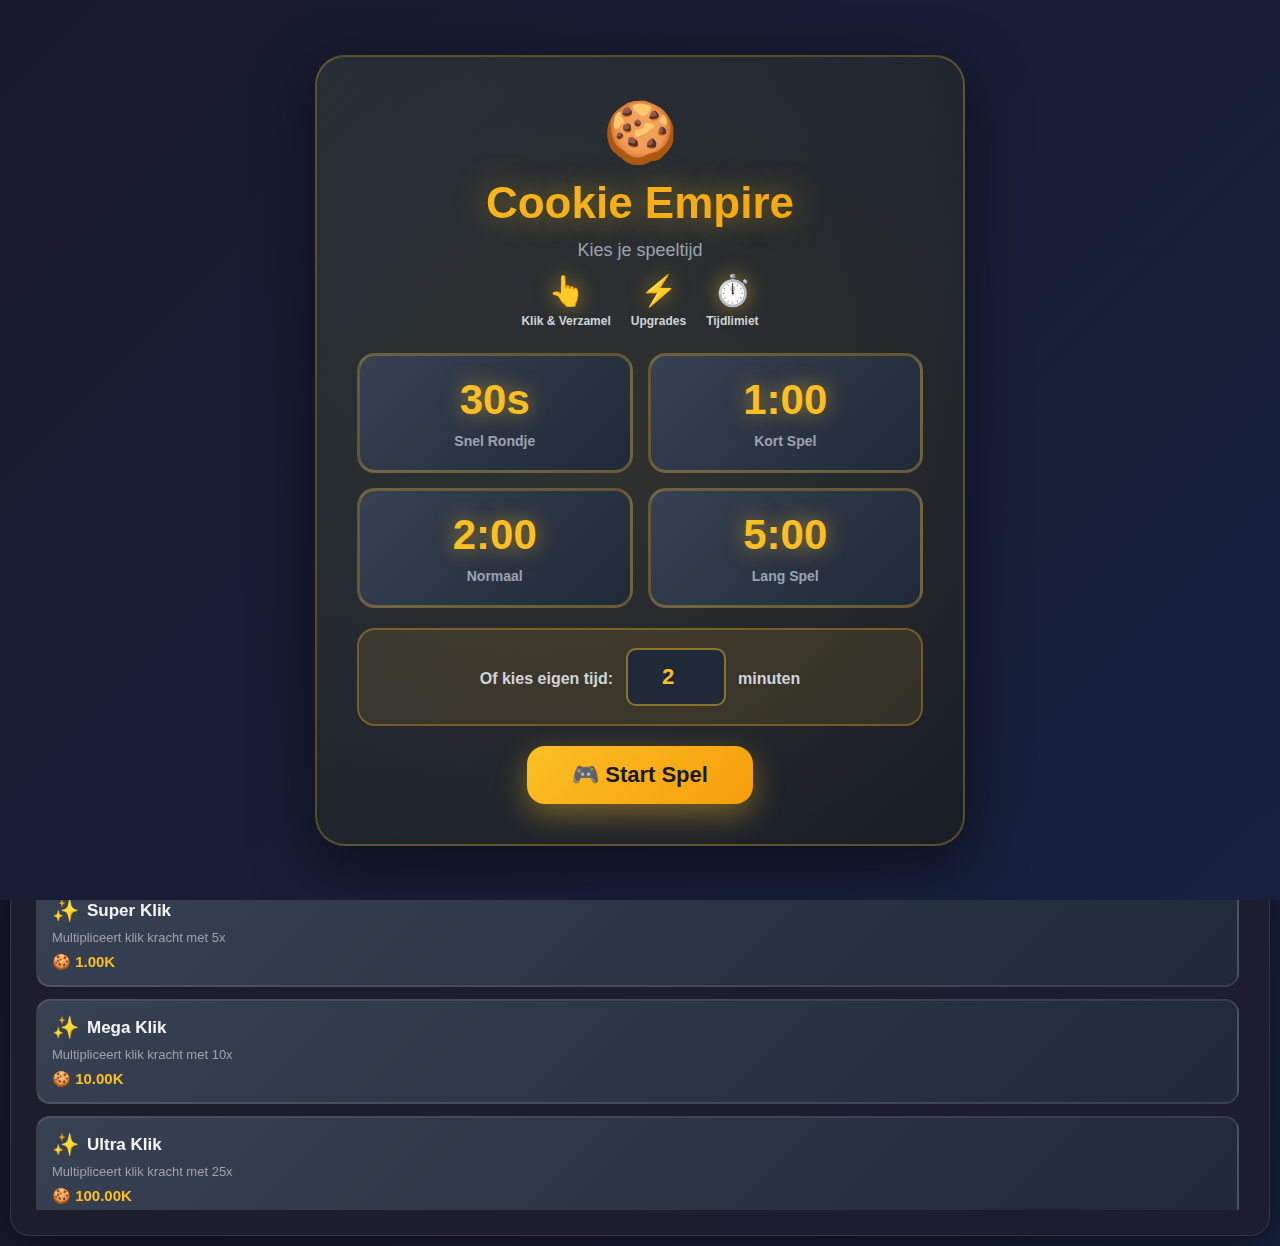
<file: portfolio_4/games/clicker.html>
<!DOCTYPE html>
<html lang="nl">
<head>
  <meta charset="UTF-8">
  <meta name="viewport" content="width=device-width, initial-scale=1.0">
  <title>🍪 Cookie Empire 🍪</title>
  <style>
    * {
      margin: 0;
      padding: 0;
      box-sizing: border-box;
    }

    body {
      font-family: 'Arial', sans-serif;
      background: linear-gradient(135deg, #0f0f1e 0%, #1a1a2e 50%, #16213e 100%);
      min-height: 100vh;
      display: flex;
      justify-content: center;
      align-items: center;
      color: #e0e0e0;
      overflow-x: hidden;
      padding: 10px;
    }

    #game {
      display: grid;
      grid-template-columns: 1fr 1.5fr;
      gap: 20px;
      max-width: 1600px;
      width: 100%;
      height: 95vh;
      padding: 0;
    }

    .panel {
      background: rgba(30,30,46,0.95);
      border-radius: 20px;
      padding: 25px;
      box-shadow: 0 10px 40px rgba(0,0,0,0.5);
      border: 1px solid rgba(255,255,255,0.1);
      backdrop-filter: blur(10px);
    }

    #clickArea {
      display: flex;
      flex-direction: column;
      justify-content: space-between;
      height: 100%;
    }

    #stats {
      text-align: center;
      margin-bottom: 0;
    }

    #timer {
      font-size: 22px;
      color: #fbbf24;
      font-weight: bold;
      margin-bottom: 12px;
      text-shadow: 0 0 15px rgba(251,191,36,0.5);
      padding: 10px 20px;
      background: rgba(251,191,36,0.1);
      border-radius: 12px;
      display: inline-block;
    }

    #timer.warning {
      color: #ef4444;
      animation: pulse-timer 0.5s infinite;
      background: rgba(239,68,68,0.1);
    }

    @keyframes pulse-timer {
      0%, 100% { transform: scale(1); }
      50% { transform: scale(1.05); }
    }

    #cookieCount {
      font-size: 42px;
      font-weight: bold;
      color: #fbbf24;
      text-shadow: 0 0 20px rgba(251,191,36,0.5);
      margin-bottom: 10px;
    }

    #cps {
      font-size: 20px;
      color: #34d399;
      font-weight: bold;
    }

    .cookie-button-container {
      flex: 1;
      display: flex;
      align-items: center;
      justify-content: center;
    }

    #cookieBtn {
      width: 220px;
      height: 220px;
      border: none;
      border-radius: 50%;
      background: linear-gradient(135deg, #f59e0b 0%, #d97706 100%);
      font-size: 110px;
      cursor: pointer;
      box-shadow: 0 10px 30px rgba(217,119,6,0.6), 0 0 40px rgba(251,191,36,0.3);
      transition: transform 0.1s, box-shadow 0.1s;
      position: relative;
      overflow: hidden;
    }

    #cookieBtn:hover {
      transform: scale(1.05);
      box-shadow: 0 15px 40px rgba(217,119,6,0.8), 0 0 60px rgba(251,191,36,0.5);
    }

    #cookieBtn:active {
      transform: scale(0.95);
    }

    #cookieBtn::before {
      content: '';
      position: absolute;
      top: 20%;
      left: 30%;
      width: 30px;
      height: 30px;
      background: #f59e0b;
      border-radius: 50%;
      opacity: 0.6;
    }

    #cookieBtn::after {
      content: '';
      position: absolute;
      top: 50%;
      right: 25%;
      width: 25px;
      height: 25px;
      background: #ec4899;
      border-radius: 50%;
      opacity: 0.6;
    }

    #multiplier {
      font-size: 18px;
      color: #a78bfa;
      font-weight: bold;
      margin-top: 10px;
    }

    .bottom-section {
      display: grid;
      grid-template-columns: 1fr 1fr;
      gap: 15px;
      margin-top: auto;
    }

    #shopArea {
      display: flex;
      flex-direction: column;
      height: 100%;
      overflow: hidden;
    }

    #shopArea h2 {
      margin-bottom: 15px;
      flex-shrink: 0;
    }

    #upgrades {
      flex: 1;
      overflow-y: auto;
      padding-right: 5px;
      scrollbar-width: thin;
      scrollbar-color: #fbbf24 #374151;
    }

    #upgrades::-webkit-scrollbar {
      width: 8px;
    }

    #upgrades::-webkit-scrollbar-track {
      background: #374151;
      border-radius: 10px;
    }

    #upgrades::-webkit-scrollbar-thumb {
      background: #fbbf24;
      border-radius: 10px;
    }

    h2 {
      color: #f3f4f6;
      margin-bottom: 15px;
      font-size: 24px;
      text-align: center;
      text-shadow: 0 0 10px rgba(251,191,36,0.3);
    }

    .upgrade {
      background: linear-gradient(135deg, #374151 0%, #1f2937 100%);
      border-radius: 14px;
      padding: 14px;
      margin-bottom: 12px;
      cursor: pointer;
      transition: all 0.3s;
      border: 2px solid rgba(255,255,255,0.1);
      position: relative;
      overflow: hidden;
    }

    .upgrade:hover {
      transform: translateX(8px) scale(1.02);
      border-color: #fbbf24;
      box-shadow: 0 5px 15px rgba(251,191,36,0.3);
    }

    .upgrade.affordable {
      background: linear-gradient(135deg, #065f46 0%, #047857 100%);
      border-color: #34d399;
      box-shadow: 0 0 15px rgba(52,211,153,0.2);
    }

    .upgrade.affordable:hover {
      box-shadow: 0 5px 20px rgba(52,211,153,0.4);
    }

    .upgrade.disabled {
      opacity: 0.5;
      cursor: not-allowed;
    }

    .upgrade-header {
      display: flex;
      justify-content: space-between;
      align-items: center;
      margin-bottom: 6px;
    }

    .upgrade-name {
      font-size: 17px;
      font-weight: bold;
      color: #f3f4f6;
      display: flex;
      align-items: center;
      gap: 8px;
    }

    .upgrade-icon {
      font-size: 22px;
    }

    .upgrade-count {
      background: #fbbf24;
      color: #1a1a2e;
      padding: 3px 10px;
      border-radius: 12px;
      font-size: 13px;
      font-weight: bold;
    }

    .upgrade-desc {
      font-size: 13px;
      color: #9ca3af;
      margin-bottom: 8px;
    }

    .upgrade-footer {
      display: flex;
      justify-content: space-between;
      align-items: center;
    }

    .upgrade-cost {
      font-size: 15px;
      font-weight: bold;
      color: #fbbf24;
    }

    .upgrade-production {
      font-size: 13px;
      color: #34d399;
      font-weight: bold;
    }

    .particle {
      position: fixed;
      pointer-events: none;
      font-size: 24px;
      font-weight: bold;
      color: #fbbf24;
      text-shadow: 0 0 10px rgba(251,191,36,0.8);
      animation: float-up 1s forwards;
      z-index: 1000;
    }

    @keyframes float-up {
      0% {
        opacity: 1;
        transform: translateY(0) scale(1);
      }
      100% {
        opacity: 0;
        transform: translateY(-100px) scale(1.5);
      }
    }

    .achievement {
      position: fixed;
      top: 20px;
      right: 20px;
      background: linear-gradient(135deg, #fbbf24 0%, #f59e0b 100%);
      color: white;
      padding: 15px 25px;
      border-radius: 15px;
      box-shadow: 0 5px 20px rgba(245,158,11,0.5);
      animation: slideIn 0.5s, slideOut 0.5s 2.5s forwards;
      z-index: 2000;
      font-weight: bold;
      font-size: 16px;
    }

    @keyframes slideIn {
      from {
        transform: translateX(400px);
        opacity: 0;
      }
      to {
        transform: translateX(0);
        opacity: 1;
      }
    }

    @keyframes slideOut {
      from {
        transform: translateX(0);
        opacity: 1;
      }
      to {
        transform: translateX(400px);
        opacity: 0;
      }
    }

    #prestige {
      padding: 18px;
      background: linear-gradient(135deg, #059669 0%, #047857 100%);
      border-radius: 14px;
      text-align: center;
      color: white;
      border: 1px solid rgba(52,211,153,0.3);
      box-shadow: 0 5px 20px rgba(5,150,105,0.3);
    }

    #prestige h3 {
      margin-bottom: 10px;
      font-size: 17px;
    }

    #prestige p {
      font-size: 13px;
      margin: 5px 0;
    }

    #prestige button {
      background: white;
      color: #047857;
      border: none;
      padding: 11px 26px;
      border-radius: 22px;
      font-size: 15px;
      font-weight: bold;
      cursor: pointer;
      transition: all 0.3s;
      margin-top: 10px;
    }

    #prestige button:hover {
      transform: scale(1.05);
      box-shadow: 0 5px 15px rgba(0,0,0,0.3);
    }

    #prestige button:disabled {
      opacity: 0.5;
      cursor: not-allowed;
    }

    #statsPanel {
      padding: 18px;
      background: linear-gradient(135deg, #1f2937 0%, #111827 100%);
      border-radius: 14px;
      border: 1px solid rgba(255,255,255,0.1);
    }

    #statsPanel h3 {
      color: #fbbf24;
      margin-bottom: 14px;
      font-size: 17px;
      text-align: center;
    }

    .stat-row {
      display: flex;
      justify-content: space-between;
      margin: 8px 0;
      font-size: 13px;
    }

    .stat-row .label {
      color: #9ca3af;
    }

    .stat-row .value {
      color: #f3f4f6;
      font-weight: bold;
    }

    @media (max-width: 1400px) {
      #game {
        grid-template-columns: 1fr;
        height: auto;
        gap: 15px;
      }

      #clickArea {
        align-items: center;
        gap: 20px;
      }

      .bottom-section {
        width: 100%;
      }

      #shopArea {
        max-height: 60vh;
      }
    }

    @media (max-width: 768px) {
      #game {
        height: auto;
        padding: 10px;
      }

      #clickArea {
        padding: 20px;
      }

      #cookieBtn {
        width: 180px;
        height: 180px;
        font-size: 90px;
      }

      #cookieCount {
        font-size: 32px;
      }

      .bottom-section {
        grid-template-columns: 1fr;
      }

      #shopArea {
        max-height: 50vh;
      }
    }

    .timer-select-screen {
      position: fixed;
      top: 0;
      left: 0;
      right: 0;
      bottom: 0;
      background: linear-gradient(135deg, #1a1a2e 0%, #16213e 100%);
      display: flex;
      justify-content: center;
      align-items: center;
      z-index: 10000;
      animation: fadeIn 0.3s;
      padding: 20px;
      overflow-y: auto;
    }

    .timer-select-screen.hidden {
      display: none;
    }

    .timer-select-content {
      background: linear-gradient(135deg, #1f2937 0%, #111827 100%);
      padding: 40px;
      border-radius: 30px;
      text-align: center;
      box-shadow: 0 20px 60px rgba(0,0,0,0.5);
      border: 2px solid rgba(251, 191, 36, 0.3);
      max-width: 650px;
      width: 100%;
      max-height: 95vh;
      overflow-y: auto;
      position: relative;
    }

    .timer-select-content::before {
      content: '';
      position: absolute;
      top: -50%;
      left: -50%;
      width: 200%;
      height: 200%;
      background: radial-gradient(circle, rgba(251, 191, 36, 0.1) 0%, transparent 70%);
      animation: pulse-bg 3s ease-in-out infinite;
    }

    @keyframes pulse-bg {
      0%, 100% { transform: scale(1); opacity: 0.5; }
      50% { transform: scale(1.1); opacity: 0.8; }
    }

    .timer-select-title {
      font-size: 60px;
      margin-bottom: 10px;
      position: relative;
      z-index: 1;
      animation: float-title 3s ease-in-out infinite;
    }

    @keyframes float-title {
      0%, 100% { transform: translateY(0px); }
      50% { transform: translateY(-10px); }
    }

    .game-title-text {
      font-size: 44px;
      font-weight: bold;
      background: linear-gradient(135deg, #fbbf24, #f59e0b, #fbbf24);
      background-size: 200% 200%;
      -webkit-background-clip: text;
      -webkit-text-fill-color: transparent;
      background-clip: text;
      animation: gradient-shift 3s ease infinite;
      text-shadow: 0 0 30px rgba(251, 191, 36, 0.5);
      margin-bottom: 12px;
      position: relative;
      z-index: 1;
    }

    @keyframes gradient-shift {
      0%, 100% { background-position: 0% 50%; }
      50% { background-position: 100% 50%; }
    }

    .timer-select-subtitle {
      font-size: 18px;
      color: #9ca3af;
      margin-bottom: 12px;
      position: relative;
      z-index: 1;
    }

    .game-features {
      display: flex;
      justify-content: center;
      gap: 20px;
      margin-bottom: 25px;
      position: relative;
      z-index: 1;
    }

    .game-feature {
      display: flex;
      flex-direction: column;
      align-items: center;
      gap: 6px;
    }

    .feature-icon {
      font-size: 30px;
      filter: drop-shadow(0 0 10px rgba(251, 191, 36, 0.5));
      animation: bounce-icon 2s ease-in-out infinite;
    }

    .game-feature:nth-child(2) .feature-icon {
      animation-delay: 0.3s;
    }

    .game-feature:nth-child(3) .feature-icon {
      animation-delay: 0.6s;
    }

    @keyframes bounce-icon {
      0%, 100% { transform: translateY(0px) scale(1); }
      50% { transform: translateY(-8px) scale(1.1); }
    }

    .feature-text {
      font-size: 12px;
      color: #d1d5db;
      font-weight: 600;
    }

    .timer-options {
      display: grid;
      grid-template-columns: repeat(2, 1fr);
      gap: 15px;
      margin-bottom: 20px;
      position: relative;
      z-index: 1;
    }

    .timer-option {
      background: linear-gradient(135deg, #374151 0%, #1f2937 100%);
      border: 3px solid rgba(251, 191, 36, 0.3);
      border-radius: 18px;
      padding: 20px 15px;
      cursor: pointer;
      transition: all 0.3s;
      font-size: 16px;
      color: white;
      position: relative;
      overflow: hidden;
    }

    .timer-option::before {
      content: '';
      position: absolute;
      top: 0;
      left: -100%;
      width: 100%;
      height: 100%;
      background: linear-gradient(90deg, transparent, rgba(251, 191, 36, 0.2), transparent);
      transition: left 0.5s;
    }

    .timer-option:hover::before {
      left: 100%;
    }

    .timer-option:hover {
      transform: translateY(-8px) scale(1.02);
      border-color: rgba(251, 191, 36, 0.8);
      box-shadow: 0 15px 40px rgba(251, 191, 36, 0.4);
    }

    .timer-option-time {
      font-size: 42px;
      font-weight: bold;
      color: #fbbf24;
      display: block;
      margin-bottom: 8px;
      text-shadow: 0 0 20px rgba(251, 191, 36, 0.6);
    }

    .timer-option-label {
      font-size: 14px;
      color: #9ca3af;
      font-weight: 600;
    }

    .custom-timer-input {
      margin-top: 15px;
      padding: 18px;
      background: rgba(251, 191, 36, 0.1);
      border-radius: 18px;
      border: 2px solid rgba(251, 191, 36, 0.3);
      position: relative;
      z-index: 1;
    }

    .custom-timer-input input {
      width: 100px;
      padding: 14px;
      font-size: 22px;
      text-align: center;
      border: 2px solid rgba(251, 191, 36, 0.5);
      border-radius: 10px;
      background: #1f2937;
      color: #fbbf24;
      font-weight: bold;
      margin: 0 8px;
      transition: all 0.3s;
    }

    .custom-timer-input input:focus {
      outline: none;
      border-color: #fbbf24;
      box-shadow: 0 0 20px rgba(251, 191, 36, 0.4);
    }

    .custom-timer-input label {
      color: #d1d5db;
      font-size: 16px;
      font-weight: 600;
    }

    .start-game-btn {
      background: linear-gradient(135deg, #fbbf24, #f59e0b);
      color: #1a1a2e;
      border: none;
      padding: 16px 45px;
      font-size: 22px;
      border-radius: 18px;
      cursor: pointer;
      font-weight: bold;
      box-shadow: 0 10px 30px rgba(251, 191, 36, 0.4);
      transition: all 0.3s;
      margin-top: 20px;
      position: relative;
      z-index: 1;
      display: inline-flex;
      align-items: center;
      gap: 10px;
      overflow: hidden;
    }

    .start-game-btn::before {
      content: '';
      position: absolute;
      top: 0;
      left: -100%;
      width: 100%;
      height: 100%;
      background: linear-gradient(90deg, transparent, rgba(255, 255, 255, 0.3), transparent);
      transition: left 0.5s;
    }

    .start-game-btn:hover::before {
      left: 100%;
    }

    .start-game-btn:hover {
      transform: translateY(-5px) scale(1.05);
      box-shadow: 0 15px 40px rgba(251, 191, 36, 0.6);
    }

    .start-game-btn:active {
      transform: translateY(-2px) scale(1.02);
    }

    .game-over-screen {
      position: fixed;
      top: 0;
      left: 0;
      right: 0;
      bottom: 0;
      background: rgba(0,0,0,0.95);
      display: none;
      justify-content: center;
      align-items: center;
      z-index: 9999;
      animation: fadeIn 0.5s;
    }

    .game-over-screen.show {
      display: flex;
    }

    @keyframes fadeIn {
      from { opacity: 0; }
      to { opacity: 1; }
    }

    .game-over-content {
      background: linear-gradient(135deg, #1f2937 0%, #111827 100%);
      border-radius: 20px;
      padding: 40px;
      text-align: center;
      border: 2px solid #fbbf24;
      box-shadow: 0 0 50px rgba(251,191,36,0.5);
      max-width: 500px;
      width: 90%;
    }

    .game-over-content h1 {
      font-size: 48px;
      color: #fbbf24;
      margin-bottom: 20px;
      text-shadow: 0 0 20px rgba(251,191,36,0.8);
    }

    .game-over-content h2 {
      font-size: 32px;
      color: #f3f4f6;
      margin-bottom: 30px;
    }

    .final-stats {
      background: rgba(0,0,0,0.3);
      border-radius: 15px;
      padding: 20px;
      margin: 20px 0;
    }

    .final-stat {
      display: flex;
      justify-content: space-between;
      margin: 12px 0;
      font-size: 18px;
    }

    .final-stat .label {
      color: #9ca3af;
    }

    .final-stat .value {
      color: #fbbf24;
      font-weight: bold;
      font-size: 20px;
    }

    .restart-btn {
      background: linear-gradient(135deg, #fbbf24 0%, #f59e0b 100%);
      color: #1a1a2e;
      border: none;
      padding: 15px 40px;
      border-radius: 30px;
      font-size: 20px;
      font-weight: bold;
      cursor: pointer;
      margin-top: 20px;
      transition: all 0.3s;
      box-shadow: 0 5px 20px rgba(251,191,36,0.4);
    }

    .restart-btn:hover {
      transform: translateY(-2px);
      box-shadow: 0 8px 25px rgba(251,191,36,0.6);
    }
  </style>
</head>
<body>
  <!-- Timer Selection Screen -->
  <div id="timerSelectScreen" class="timer-select-screen">
    <div class="timer-select-content">
      <div class="timer-select-title">🍪</div>
      <div class="game-title-text">Cookie Empire</div>
      <div class="timer-select-subtitle">Kies je speeltijd</div>
      
      <div class="game-features">
        <div class="game-feature">
          <div class="feature-icon">👆</div>
          <div class="feature-text">Klik & Verzamel</div>
        </div>
        <div class="game-feature">
          <div class="feature-icon">⚡</div>
          <div class="feature-text">Upgrades</div>
        </div>
        <div class="game-feature">
          <div class="feature-icon">⏱️</div>
          <div class="feature-text">Tijdlimiet</div>
        </div>
      </div>
      
      <div class="timer-options">
        <div class="timer-option" onclick="selectTime(30)">
          <span class="timer-option-time">30s</span>
          <span class="timer-option-label">Snel Rondje</span>
        </div>
        <div class="timer-option" onclick="selectTime(60)">
          <span class="timer-option-time">1:00</span>
          <span class="timer-option-label">Kort Spel</span>
        </div>
        <div class="timer-option" onclick="selectTime(120)">
          <span class="timer-option-time">2:00</span>
          <span class="timer-option-label">Normaal</span>
        </div>
        <div class="timer-option" onclick="selectTime(300)">
          <span class="timer-option-time">5:00</span>
          <span class="timer-option-label">Lang Spel</span>
        </div>
      </div>

      <div class="custom-timer-input">
        <label>Of kies eigen tijd:</label>
        <input type="number" id="customMinutes" min="1" max="60" value="2" />
        <label>minuten</label>
      </div>

      <button class="start-game-btn" onclick="startGameWithCustomTime()">
        🎮 Start Spel
      </button>
    </div>
  </div>

  <div id="game">
    <div id="clickArea" class="panel">
      <div id="stats">
        <div id="timer">⏱️ Tijd: <span id="timerValue">2:00</span></div>
        <div id="cookieCount">0 🍪</div>
        <div id="cps">0 per seconde</div>
        <div id="multiplier">×1 per klik</div>
      </div>
      <div class="cookie-button-container">
        <button id="cookieBtn">🍪</button>
      </div>
      <div class="bottom-section">
        <div id="statsPanel">
          <h3>📊 Statistieken</h3>
          <div class="stat-row">
            <span class="label">Totaal verdiend:</span>
            <span class="value" id="totalEarned">0 🍪</span>
          </div>
          <div class="stat-row">
            <span class="label">Totaal geklikt:</span>
            <span class="value" id="totalClicks">0</span>
          </div>
          <div class="stat-row">
            <span class="label">Beste run:</span>
            <span class="value" id="bestRun">0 🍪</span>
          </div>
          <div class="stat-row">
            <span class="label">Cookies/klik:</span>
            <span class="value" id="perClickStat">1</span>
          </div>
          <div class="stat-row">
            <span class="label">Upgrades gekocht:</span>
            <span class="value" id="upgradesBought">0</span>
          </div>
        </div>
        <div id="prestige">
          <h3>⭐ Prestige ⭐</h3>
          <p>Reset alles voor permanente multiplier!</p>
          <p id="prestigeInfo">Prestige Punten: <strong>0</strong></p>
          <p id="nextPrestige">Volgende bij: <strong>1,000,000</strong> cookies</p>
          <button id="prestigeBtn" disabled>Prestige (+1 punt)</button>
        </div>
      </div>
    </div>

    <div id="shopArea" class="panel">
      <h2>🏪 Upgrades Shop</h2>
      <div id="upgrades"></div>
    </div>
  </div>

  <div class="game-over-screen" id="gameOverScreen">
    <div class="game-over-content">
      <h1>⏰ TIJD OP! ⏰</h1>
      <h2>Je Final Score</h2>
      <div class="final-stats">
        <div class="final-stat">
          <span class="label">Cookies verdiend:</span>
          <span class="value" id="finalCookies">0 🍪</span>
        </div>
        <div class="final-stat">
          <span class="label">Totaal geklikt:</span>
          <span class="value" id="finalClickCount">0</span>
        </div>
        <div class="final-stat">
          <span class="label">Cookies per seconde:</span>
          <span class="value" id="finalCPS">0/s</span>
        </div>
        <div class="final-stat">
          <span class="label">Upgrades gekocht:</span>
          <span class="value" id="finalUpgrades">0</span>
        </div>
        <div class="final-stat">
          <span class="label">Prestige Level:</span>
          <span class="value" id="finalPrestige">0 ⭐</span>
        </div>
      </div>
      <button class="restart-btn" id="restartGame">🔄 Speel Opnieuw</button>
    </div>
  </div>

  <script>
    // Game state
    let cookies = 0;
    let cookiesPerClick = 1;
    let cookiesPerSecond = 0;
    let prestigePoints = 0;
    let totalCookiesAllTime = 0;
    let totalClicks = 0;
    let bestRun = 0;
    let upgradesBought = 0;
    let timeLeft = 120; // 2 minutes in seconds
    let gameActive = false; // Start inactive until timer is selected
    let timerInterval = null;
    let selectedTime = 120; // Default 2 minutes

    // Upgrades data
    const upgradeTypes = [
      {
        id: 'cursor',
        name: 'Cursor',
        icon: '👆',
        baseCost: 15,
        baseProduction: 0.1,
        description: 'Auto-klikt voor jou',
        count: 0
      },
      {
        id: 'grandma',
        name: 'Oma',
        icon: '👵',
        baseCost: 100,
        baseProduction: 1,
        description: 'Bakt cookies voor je',
        count: 0
      },
      {
        id: 'farm',
        name: 'Cookie Farm',
        icon: '🌾',
        baseCost: 1100,
        baseProduction: 8,
        description: 'Verbouwt cookie-ingrediënten',
        count: 0
      },
      {
        id: 'mine',
        name: 'Cookie Mijn',
        icon: '⛏️',
        baseCost: 12000,
        baseProduction: 47,
        description: 'Delft chocolade chips',
        count: 0
      },
      {
        id: 'factory',
        name: 'Cookie Fabriek',
        icon: '🏭',
        baseCost: 130000,
        baseProduction: 260,
        description: 'Massaproductie van cookies',
        count: 0
      },
      {
        id: 'bank',
        name: 'Cookie Bank',
        icon: '🏦',
        baseCost: 1400000,
        baseProduction: 1400,
        description: 'Investeert in cookies',
        count: 0
      },
      {
        id: 'temple',
        name: 'Cookie Tempel',
        icon: '🛕',
        baseCost: 20000000,
        baseProduction: 7800,
        description: 'Vergoddelijkt de cookie',
        count: 0
      },
      {
        id: 'wizard',
        name: 'Cookie Tovenaar',
        icon: '🧙',
        baseCost: 330000000,
        baseProduction: 44000,
        description: 'Tovert cookies uit het niets',
        count: 0
      },
      {
        id: 'portal',
        name: 'Cookie Portaal',
        icon: '🌀',
        baseCost: 5100000000,
        baseProduction: 260000,
        description: 'Haalt cookies uit andere dimensies',
        count: 0
      },
      {
        id: 'timemachine',
        name: 'Tijdmachine',
        icon: '⏰',
        baseCost: 75000000000,
        baseProduction: 1650000,
        description: 'Brengt cookies uit de toekomst',
        count: 0
      }
    ];

    // Click multiplier upgrades
    const clickUpgrades = [
      { id: 'click1', name: 'Betere Klik', cost: 100, multiplier: 2, bought: false },
      { id: 'click2', name: 'Super Klik', cost: 1000, multiplier: 5, bought: false },
      { id: 'click3', name: 'Mega Klik', cost: 10000, multiplier: 10, bought: false },
      { id: 'click4', name: 'Ultra Klik', cost: 100000, multiplier: 25, bought: false },
      { id: 'click5', name: 'God Klik', cost: 1000000, multiplier: 50, bought: false }
    ];

    // Achievements
    const achievements = [
      { cookies: 100, text: '🎉 100 Cookies!' },
      { cookies: 1000, text: '🚀 1,000 Cookies!' },
      { cookies: 10000, text: '💎 10,000 Cookies!' },
      { cookies: 100000, text: '👑 100,000 Cookies!' },
      { cookies: 1000000, text: '🌟 1 MILJOEN Cookies!' },
      { cookies: 10000000, text: '🔥 10 MILJOEN Cookies!' },
      { cookies: 100000000, text: '⚡ 100 MILJOEN Cookies!' }
    ];
    let achievementsUnlocked = [];

    // Load saved game
    function loadGame() {
      const saved = localStorage.getItem('cookieEmpire');
      if (saved) {
        const data = JSON.parse(saved);
        totalCookiesAllTime = data.totalCookiesAllTime || 0;
        prestigePoints = data.prestigePoints || 0;
        achievementsUnlocked = data.achievementsUnlocked || [];
        totalClicks = data.totalClicks || 0;
        bestRun = data.bestRun || 0;
        
        calculateCPS();
        calculateClickPower();
      }
    }

    // Save game
    function saveGame() {
      const data = {
        totalCookiesAllTime,
        prestigePoints,
        achievementsUnlocked,
        totalClicks,
        bestRun
      };
      localStorage.setItem('cookieEmpire', JSON.stringify(data));
    }

    // Format numbers
    function formatNumber(num) {
      if (num >= 1e12) return (num / 1e12).toFixed(2) + 'T';
      if (num >= 1e9) return (num / 1e9).toFixed(2) + 'B';
      if (num >= 1e6) return (num / 1e6).toFixed(2) + 'M';
      if (num >= 1e3) return (num / 1e3).toFixed(2) + 'K';
      return Math.floor(num).toLocaleString('nl-NL');
    }

    // Format time
    function formatTime(seconds) {
      const hours = Math.floor(seconds / 3600);
      const minutes = Math.floor((seconds % 3600) / 60);
      const secs = seconds % 60;
      
      if (hours > 0) {
        return `${hours}:${minutes.toString().padStart(2, '0')}:${secs.toString().padStart(2, '0')}`;
      }
      return `${minutes}:${secs.toString().padStart(2, '0')}`;
    }

    // Calculate cost with exponential scaling
    function calculateCost(baseCost, count) {
      return Math.floor(baseCost * Math.pow(1.15, count));
    }

    // Calculate CPS
    function calculateCPS() {
      cookiesPerSecond = 0;
      upgradeTypes.forEach(upgrade => {
        const production = upgrade.baseProduction * upgrade.count;
        cookiesPerSecond += production;
      });
      // Prestige multiplier
      cookiesPerSecond *= (1 + prestigePoints * 0.5);
    }

    // Calculate click power
    function calculateClickPower() {
      cookiesPerClick = 1;
      clickUpgrades.forEach(upgrade => {
        if (upgrade.bought) {
          cookiesPerClick *= upgrade.multiplier;
        }
      });
      // Prestige multiplier
      cookiesPerClick *= (1 + prestigePoints * 0.5);
    }

    // Update display
    function updateDisplay() {
      document.getElementById('cookieCount').textContent = formatNumber(cookies) + ' 🍪';
      document.getElementById('cps').textContent = formatNumber(cookiesPerSecond) + ' per seconde';
      document.getElementById('multiplier').textContent = '×' + formatNumber(cookiesPerClick) + ' per klik';
      document.getElementById('prestigeInfo').innerHTML = 'Prestige Punten: <strong>' + prestigePoints + '</strong>';
      
      // Update timer
      const timerEl = document.getElementById('timerValue');
      timerEl.textContent = formatTime(timeLeft);
      const timerContainer = document.getElementById('timer');
      if (timeLeft <= 10) {
        timerContainer.classList.add('warning');
      } else {
        timerContainer.classList.remove('warning');
      }
      
      // Update stats
      document.getElementById('totalEarned').textContent = formatNumber(totalCookiesAllTime) + ' 🍪';
      document.getElementById('totalClicks').textContent = formatNumber(totalClicks);
      document.getElementById('bestRun').textContent = formatNumber(bestRun) + ' 🍪';
      document.getElementById('perClickStat').textContent = formatNumber(cookiesPerClick);
      document.getElementById('upgradesBought').textContent = upgradesBought;
      
      const nextPrestigeAt = 1000000 * Math.pow(10, prestigePoints);
      document.getElementById('nextPrestige').innerHTML = 'Volgende bij: <strong>' + formatNumber(nextPrestigeAt) + '</strong> total cookies';
      document.getElementById('prestigeBtn').disabled = totalCookiesAllTime < nextPrestigeAt;
    }

    // Render shop
    function renderShop() {
      const upgradesDiv = document.getElementById('upgrades');
      upgradesDiv.innerHTML = '';

      // Click upgrades
      clickUpgrades.forEach(upgrade => {
        if (!upgrade.bought) {
          const div = document.createElement('div');
          div.className = 'upgrade' + (cookies >= upgrade.cost ? ' affordable' : '');
          div.innerHTML = `
            <div class="upgrade-header">
              <div class="upgrade-name">
                <span class="upgrade-icon">✨</span>
                ${upgrade.name}
              </div>
            </div>
            <div class="upgrade-desc">Multipliceert klik kracht met ${upgrade.multiplier}x</div>
            <div class="upgrade-footer">
              <div class="upgrade-cost">🍪 ${formatNumber(upgrade.cost)}</div>
            </div>
          `;
          div.onclick = () => buyClickUpgrade(upgrade);
          upgradesDiv.appendChild(div);
        }
      });

      // Production upgrades
      upgradeTypes.forEach(upgrade => {
        const cost = calculateCost(upgrade.baseCost, upgrade.count);
        const production = upgrade.baseProduction * (1 + prestigePoints * 0.5);
        
        const div = document.createElement('div');
        div.className = 'upgrade' + (cookies >= cost ? ' affordable' : '');
        div.innerHTML = `
          <div class="upgrade-header">
            <div class="upgrade-name">
              <span class="upgrade-icon">${upgrade.icon}</span>
              ${upgrade.name}
            </div>
            <div class="upgrade-count">${upgrade.count}</div>
          </div>
          <div class="upgrade-desc">${upgrade.description}</div>
          <div class="upgrade-footer">
            <div class="upgrade-cost">🍪 ${formatNumber(cost)}</div>
            <div class="upgrade-production">+${formatNumber(production)}/s</div>
          </div>
        `;
        div.onclick = () => buyUpgrade(upgrade);
        upgradesDiv.appendChild(div);
      });
    }

    // Buy upgrade
    function buyUpgrade(upgrade) {
      if (!gameActive) return;
      
      const cost = calculateCost(upgrade.baseCost, upgrade.count);
      if (cookies >= cost) {
        cookies -= cost;
        upgrade.count++;
        upgradesBought++;
        calculateCPS();
        playSound(600);
        updateDisplay();
        renderShop();
      }
    }

    // Buy click upgrade
    function buyClickUpgrade(upgrade) {
      if (!gameActive) return;
      
      if (cookies >= upgrade.cost && !upgrade.bought) {
        cookies -= upgrade.cost;
        upgrade.bought = true;
        upgradesBought++;
        calculateClickPower();
        playSound(800);
        showAchievement('⚡ ' + upgrade.name + ' Unlocked!');
        updateDisplay();
        renderShop();
      }
    }

    // Click cookie
    document.getElementById('cookieBtn').addEventListener('click', (e) => {
      if (!gameActive) return;
      
      cookies += cookiesPerClick;
      totalCookiesAllTime += cookiesPerClick;
      totalClicks++;
      
      // Update best run
      if (cookies > bestRun) {
        bestRun = cookies;
      }
      
      // Particle effect
      createParticle(e.clientX, e.clientY, '+' + formatNumber(cookiesPerClick));
      
      // Sound
      playSound(440);
      
      // Check achievements
      checkAchievements();
      
      updateDisplay();
      renderShop();
    });

    // Create floating particle
    function createParticle(x, y, text) {
      const particle = document.createElement('div');
      particle.className = 'particle';
      particle.textContent = text;
      particle.style.left = x + 'px';
      particle.style.top = y + 'px';
      document.body.appendChild(particle);
      setTimeout(() => particle.remove(), 1000);
    }

    // Show achievement
    function showAchievement(text) {
      const achievement = document.createElement('div');
      achievement.className = 'achievement';
      achievement.textContent = text;
      document.body.appendChild(achievement);
      setTimeout(() => achievement.remove(), 3000);
    }

    // Check achievements
    function checkAchievements() {
      achievements.forEach(ach => {
        if (totalCookiesAllTime >= ach.cookies && !achievementsUnlocked.includes(ach.cookies)) {
          achievementsUnlocked.push(ach.cookies);
          showAchievement(ach.text);
          playSound(1000);
          saveGame();
        }
      });
    }

    // Prestige
    document.getElementById('prestigeBtn').addEventListener('click', () => {
      if (!gameActive) return;
      
      const nextPrestigeAt = 1000000 * Math.pow(10, prestigePoints);
      if (totalCookiesAllTime >= nextPrestigeAt) {
        if (confirm('Reset alles voor +1 Prestige Punt?\n\nDit geeft permanent ×' + (1 + (prestigePoints + 1) * 0.5) + ' multiplier op alles!')) {
          // Save best run before resetting
          if (cookies > bestRun) {
            bestRun = cookies;
          }
          
          prestigePoints++;
          cookies = 0;
          upgradeTypes.forEach(u => u.count = 0);
          clickUpgrades.forEach(u => u.bought = false);
          calculateCPS();
          calculateClickPower();
          updateDisplay();
          renderShop();
          saveGame();
          showAchievement('⭐ PRESTIGE LEVEL ' + prestigePoints + '! ⭐');
        }
      }
    });

    // Game over
    function endGame() {
      gameActive = false;
      clearInterval(timerInterval);
      
      // Update best run
      if (cookies > bestRun) {
        bestRun = cookies;
      }
      
      // Save total stats
      saveGame();
      
      // Show game over screen
      document.getElementById('finalCookies').textContent = formatNumber(cookies) + ' 🍪';
      document.getElementById('finalClickCount').textContent = formatNumber(totalClicks);
      document.getElementById('finalCPS').textContent = formatNumber(cookiesPerSecond);
      document.getElementById('finalUpgrades').textContent = upgradesBought;
      document.getElementById('finalPrestige').textContent = prestigePoints + ' ⭐';
      
      document.getElementById('gameOverScreen').classList.add('show');
      
      // Play end sound
      playSound(300);
      setTimeout(() => playSound(250), 200);
    }

    // Select time from preset options
    function selectTime(seconds) {
      selectedTime = seconds;
      // Update the custom input to reflect selected time
      const minutes = seconds / 60;
      if (minutes >= 1) {
        document.getElementById('customMinutes').value = Math.round(minutes);
      } else {
        document.getElementById('customMinutes').value = 1;
      }
      // Start game immediately
      startNewGame();
    }

    // Start game with custom time
    function startGameWithCustomTime() {
      const customMinutes = parseInt(document.getElementById('customMinutes').value) || 2;
      selectedTime = customMinutes * 60;
      startNewGame();
    }

    // Start a new game
    function startNewGame() {
      // Reset game state
      cookies = 0;
      cookiesPerClick = 1;
      cookiesPerSecond = 0;
      upgradesBought = 0;
      timeLeft = selectedTime;
      gameActive = true;
      
      upgradeTypes.forEach(u => u.count = 0);
      clickUpgrades.forEach(u => u.bought = false);
      
      calculateCPS();
      calculateClickPower();
      updateDisplay();
      renderShop();
      
      document.getElementById('timerSelectScreen').classList.add('hidden');
      document.getElementById('gameOverScreen').classList.remove('show');
      
      // Start timer
      startTimer();
    }

    // Restart game (show timer select again)
    document.getElementById('restartGame').addEventListener('click', () => {
      document.getElementById('gameOverScreen').classList.remove('show');
      document.getElementById('timerSelectScreen').classList.remove('hidden');
    });

    // Timer countdown
    function startTimer() {
      if (timerInterval) clearInterval(timerInterval);
      
      timerInterval = setInterval(() => {
        if (!gameActive) return;
        
        timeLeft--;
        updateDisplay();
        
        if (timeLeft <= 0) {
          endGame();
        }
      }, 1000);
    }

    // Passive income
    setInterval(() => {
      if (cookiesPerSecond > 0) {
        cookies += cookiesPerSecond / 10;
        totalCookiesAllTime += cookiesPerSecond / 10;
        updateDisplay();
        checkAchievements();
      }
    }, 100);

    // Auto-save
    setInterval(saveGame, 5000);

    // Sound
    let audioContext;
    function playSound(freq) {
      try {
        if (!audioContext) {
          audioContext = new (window.AudioContext || window.webkitAudioContext)();
        }
        const osc = audioContext.createOscillator();
        const gain = audioContext.createGain();
        osc.connect(gain);
        gain.connect(audioContext.destination);
        osc.frequency.value = freq;
        osc.type = 'sine';
        gain.gain.setValueAtTime(0.1, audioContext.currentTime);
        gain.gain.exponentialRampToValueAtTime(0.01, audioContext.currentTime + 0.1);
        osc.start(audioContext.currentTime);
        osc.stop(audioContext.currentTime + 0.1);
      } catch(e) {}
    }

    // Initialize
    loadGame();
    updateDisplay();
    renderShop();
    // Don't start timer yet - wait for user to select time
  </script>
</body>
</html>
</file>
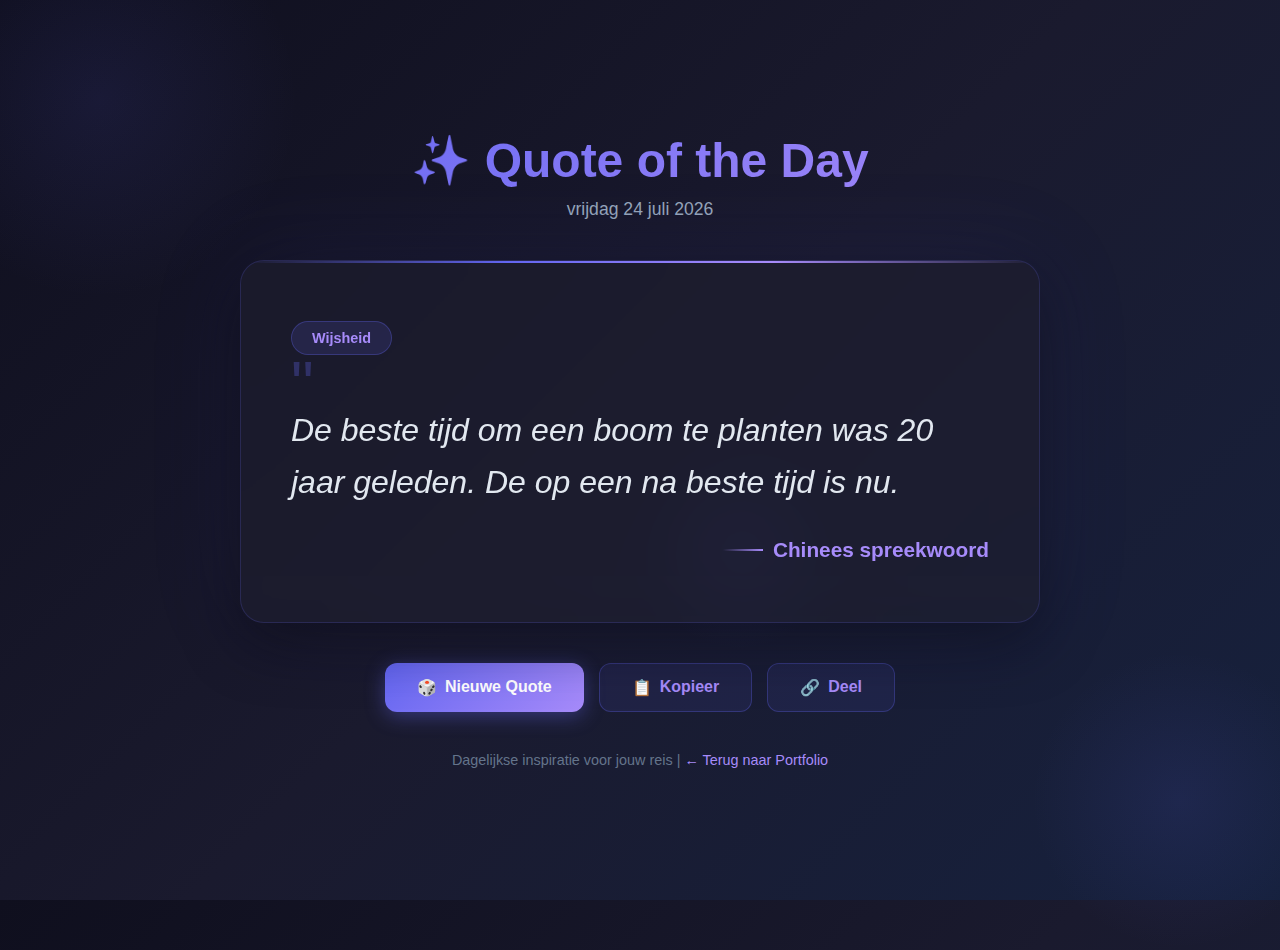
<file: portfolio_4/games/quotes.html>
<!DOCTYPE html>
<html lang="nl">
<head>
    <meta charset="UTF-8">
    <meta name="viewport" content="width=device-width, initial-scale=1.0">
    <title>Quote of the Day</title>
    <style>
        * {
            margin: 0;
            padding: 0;
            box-sizing: border-box;
        }

        body {
            font-family: -apple-system, BlinkMacSystemFont, 'Segoe UI', Roboto, Oxygen, Ubuntu, sans-serif;
            background: linear-gradient(135deg, #0f0f1e 0%, #1a1a2e 50%, #16213e 100%);
            min-height: 100vh;
            display: flex;
            justify-content: center;
            align-items: center;
            padding: 20px;
            position: relative;
            overflow: hidden;
        }

        /* Animated background elements */
        .bg-circle {
            position: absolute;
            border-radius: 50%;
            background: radial-gradient(circle, rgba(99, 102, 241, 0.1) 0%, transparent 70%);
            animation: float 20s infinite ease-in-out;
        }

        .bg-circle:nth-child(1) {
            width: 400px;
            height: 400px;
            top: -100px;
            left: -100px;
            animation-delay: 0s;
        }

        .bg-circle:nth-child(2) {
            width: 300px;
            height: 300px;
            bottom: -50px;
            right: -50px;
            animation-delay: 5s;
        }

        .bg-circle:nth-child(3) {
            width: 200px;
            height: 200px;
            top: 50%;
            left: 50%;
            animation-delay: 10s;
        }

        @keyframes float {
            0%, 100% {
                transform: translate(0, 0) scale(1);
            }
            33% {
                transform: translate(30px, -30px) scale(1.1);
            }
            66% {
                transform: translate(-20px, 20px) scale(0.9);
            }
        }

        .container {
            max-width: 800px;
            width: 100%;
            position: relative;
            z-index: 1;
        }

        .header {
            text-align: center;
            margin-bottom: 40px;
            animation: fadeInDown 0.8s ease;
        }

        .header h1 {
            font-size: 3rem;
            font-weight: 700;
            background: linear-gradient(135deg, #6366f1 0%, #a78bfa 100%);
            -webkit-background-clip: text;
            -webkit-text-fill-color: transparent;
            background-clip: text;
            margin-bottom: 10px;
        }

        .date {
            color: #94a3b8;
            font-size: 1.1rem;
            font-weight: 500;
        }

        .quote-card {
            background: rgba(30, 30, 46, 0.6);
            backdrop-filter: blur(20px);
            border: 1px solid rgba(99, 102, 241, 0.2);
            border-radius: 24px;
            padding: 60px 50px;
            box-shadow: 0 20px 60px rgba(0, 0, 0, 0.4),
                        0 0 100px rgba(99, 102, 241, 0.1);
            animation: fadeInUp 0.8s ease 0.2s backwards;
            position: relative;
            overflow: hidden;
        }

        .quote-card::before {
            content: '';
            position: absolute;
            top: 0;
            left: 0;
            right: 0;
            height: 2px;
            background: linear-gradient(90deg, transparent, #6366f1, #a78bfa, transparent);
            animation: shimmer 3s infinite;
        }

        @keyframes shimmer {
            0% {
                transform: translateX(-100%);
            }
            100% {
                transform: translateX(100%);
            }
        }

        .quote-icon {
            font-size: 4rem;
            color: rgba(99, 102, 241, 0.3);
            line-height: 0;
            margin-bottom: 20px;
        }

        .quote-text {
            font-size: 2rem;
            line-height: 1.6;
            color: #e2e8f0;
            font-weight: 300;
            margin-bottom: 30px;
            font-style: italic;
            position: relative;
        }

        .quote-author {
            text-align: right;
            font-size: 1.3rem;
            color: #a78bfa;
            font-weight: 600;
            display: flex;
            align-items: center;
            justify-content: flex-end;
            gap: 10px;
        }

        .author-dash {
            width: 40px;
            height: 2px;
            background: linear-gradient(90deg, transparent, #a78bfa);
        }

        .actions {
            display: flex;
            gap: 15px;
            margin-top: 40px;
            justify-content: center;
            animation: fadeInUp 0.8s ease 0.4s backwards;
        }

        .btn {
            padding: 14px 32px;
            border: none;
            border-radius: 12px;
            font-size: 1rem;
            font-weight: 600;
            cursor: pointer;
            transition: all 0.3s ease;
            display: flex;
            align-items: center;
            gap: 8px;
        }

        .btn-primary {
            background: linear-gradient(135deg, #6366f1 0%, #a78bfa 100%);
            color: white;
            box-shadow: 0 4px 20px rgba(99, 102, 241, 0.4);
        }

        .btn-primary:hover {
            transform: translateY(-2px);
            box-shadow: 0 6px 30px rgba(99, 102, 241, 0.6);
        }

        .btn-secondary {
            background: rgba(99, 102, 241, 0.1);
            color: #a78bfa;
            border: 1px solid rgba(99, 102, 241, 0.3);
        }

        .btn-secondary:hover {
            background: rgba(99, 102, 241, 0.2);
            transform: translateY(-2px);
        }

        .category-badge {
            display: inline-block;
            padding: 8px 20px;
            background: rgba(99, 102, 241, 0.15);
            border: 1px solid rgba(99, 102, 241, 0.3);
            border-radius: 20px;
            color: #a78bfa;
            font-size: 0.9rem;
            font-weight: 600;
            margin-bottom: 30px;
            animation: fadeIn 0.8s ease 0.3s backwards;
        }

        .footer {
            text-align: center;
            margin-top: 40px;
            color: #64748b;
            font-size: 0.9rem;
            animation: fadeIn 0.8s ease 0.6s backwards;
        }

        .footer a {
            color: #a78bfa;
            text-decoration: none;
            transition: color 0.3s ease;
        }

        .footer a:hover {
            color: #6366f1;
        }

        /* Animations */
        @keyframes fadeInDown {
            from {
                opacity: 0;
                transform: translateY(-30px);
            }
            to {
                opacity: 1;
                transform: translateY(0);
            }
        }

        @keyframes fadeInUp {
            from {
                opacity: 0;
                transform: translateY(30px);
            }
            to {
                opacity: 1;
                transform: translateY(0);
            }
        }

        @keyframes fadeIn {
            from {
                opacity: 0;
            }
            to {
                opacity: 1;
            }
        }

        /* Toast notification */
        .toast {
            position: fixed;
            bottom: 30px;
            right: 30px;
            background: rgba(30, 30, 46, 0.95);
            backdrop-filter: blur(20px);
            border: 1px solid rgba(99, 102, 241, 0.3);
            padding: 16px 24px;
            border-radius: 12px;
            color: #e2e8f0;
            box-shadow: 0 10px 40px rgba(0, 0, 0, 0.3);
            transform: translateX(400px);
            transition: transform 0.3s ease;
            z-index: 1000;
        }

        .toast.show {
            transform: translateX(0);
        }

        /* Responsive */
        @media (max-width: 768px) {
            .header h1 {
                font-size: 2rem;
            }

            .quote-card {
                padding: 40px 30px;
            }

            .quote-text {
                font-size: 1.5rem;
            }

            .quote-author {
                font-size: 1.1rem;
            }

            .actions {
                flex-direction: column;
            }

            .btn {
                width: 100%;
                justify-content: center;
            }
        }
    </style>
</head>
<body>
    <div class="bg-circle"></div>
    <div class="bg-circle"></div>
    <div class="bg-circle"></div>

    <div class="container">
        <div class="header">
            <h1>✨ Quote of the Day</h1>
            <p class="date" id="currentDate"></p>
        </div>

        <div class="quote-card">
            <div class="category-badge" id="category">Motivatie</div>
            <div class="quote-icon">"</div>
            <p class="quote-text" id="quoteText">Loading...</p>
            <div class="quote-author">
                <span class="author-dash"></span>
                <span id="quoteAuthor">Author</span>
            </div>
        </div>

        <div class="actions">
            <button class="btn btn-primary" id="newQuoteBtn">
                <span>🎲</span>
                Nieuwe Quote
            </button>
            <button class="btn btn-secondary" id="copyBtn">
                <span>📋</span>
                Kopieer
            </button>
            <button class="btn btn-secondary" id="shareBtn">
                <span>🔗</span>
                Deel
            </button>
        </div>

        <div class="footer">
            <p>Dagelijkse inspiratie voor jouw reis | <a href="../index.html">← Terug naar Portfolio</a></p>
        </div>
    </div>

    <div class="toast" id="toast"></div>

    <script>
        // Quote database met verschillende categorieën
        const quotes = [
            {
                text: "De enige manier om geweldig werk te doen is houden van wat je doet.",
                author: "Steve Jobs",
                category: "Motivatie"
            },
            {
                text: "Het leven is 10% wat er met je gebeurt en 90% hoe je erop reageert.",
                author: "Charles R. Swindoll",
                category: "Wijsheid"
            },
            {
                text: "Succes is niet definitief, falen is niet fataal: het is de moed om door te gaan die telt.",
                author: "Winston Churchill",
                category: "Succes"
            },
            {
                text: "De toekomst behoort toe aan degenen die geloven in de schoonheid van hun dromen.",
                author: "Eleanor Roosevelt",
                category: "Inspiratie"
            },
            {
                text: "Je hoeft niet geweldig te zijn om te beginnen, maar je moet beginnen om geweldig te worden.",
                author: "Zig Ziglar",
                category: "Motivatie"
            },
            {
                text: "De beste tijd om een boom te planten was 20 jaar geleden. De op een na beste tijd is nu.",
                author: "Chinees spreekwoord",
                category: "Wijsheid"
            },
            {
                text: "Wat je doet maakt een verschil, en je moet beslissen welk soort verschil je wilt maken.",
                author: "Jane Goodall",
                category: "Inspiratie"
            },
            {
                text: "De enige onmogelijke reis is degene die je nooit begint.",
                author: "Tony Robbins",
                category: "Motivatie"
            },
            {
                text: "Geloof dat je het kunt en je bent al halverwege.",
                author: "Theodore Roosevelt",
                category: "Zelfvertrouwen"
            },
            {
                text: "Het is niet de sterkste of de slimste die overleeft, maar degene die het meest aanpasbaar is aan verandering.",
                author: "Charles Darwin",
                category: "Wijsheid"
            },
            {
                text: "Creativiteit is intelligentie die plezier heeft.",
                author: "Albert Einstein",
                category: "Creativiteit"
            },
            {
                text: "De reis van duizend mijl begint met een enkele stap.",
                author: "Lao Tzu",
                category: "Wijsheid"
            },
            {
                text: "Blijf positief, werk hard, en maak het gebeuren.",
                author: "Onbekend",
                category: "Motivatie"
            },
            {
                text: "Je missie in het leven is niet alleen om te overleven, maar om te floreren.",
                author: "Maya Angelou",
                category: "Inspiratie"
            },
            {
                text: "Wees de verandering die je wilt zien in de wereld.",
                author: "Mahatma Gandhi",
                category: "Wijsheid"
            },
            {
                text: "Perfectie wordt niet bereikt wanneer er niets meer toe te voegen is, maar wanneer er niets meer weg te nemen is.",
                author: "Antoine de Saint-Exupéry",
                category: "Design"
            },
            {
                text: "Code is als humor. Als je het moet uitleggen, is het slecht.",
                author: "Cory House",
                category: "Programmeren"
            },
            {
                text: "Innovatie onderscheidt een leider van een volger.",
                author: "Steve Jobs",
                category: "Innovatie"
            },
            {
                text: "De beste manier om de toekomst te voorspellen is om deze te creëren.",
                author: "Peter Drucker",
                category: "Toekomst"
            },
            {
                text: "Doe vandaag wat anderen niet willen, leef morgen hoe anderen niet kunnen.",
                author: "Jocko Willink",
                category: "Discipline"
            }
        ];

        // Elementen
        const quoteText = document.getElementById('quoteText');
        const quoteAuthor = document.getElementById('quoteAuthor');
        const categoryBadge = document.getElementById('category');
        const currentDate = document.getElementById('currentDate');
        const newQuoteBtn = document.getElementById('newQuoteBtn');
        const copyBtn = document.getElementById('copyBtn');
        const shareBtn = document.getElementById('shareBtn');
        const toast = document.getElementById('toast');

        // Huidige datum weergeven
        function displayDate() {
            const options = { weekday: 'long', year: 'numeric', month: 'long', day: 'numeric' };
            const today = new Date();
            currentDate.textContent = today.toLocaleDateString('nl-NL', options);
        }

        // Quote van de dag op basis van datum
        function getQuoteOfTheDay() {
            const today = new Date();
            const dayOfYear = Math.floor((today - new Date(today.getFullYear(), 0, 0)) / 1000 / 60 / 60 / 24);
            const index = dayOfYear % quotes.length;
            return quotes[index];
        }

        // Willekeurige quote
        function getRandomQuote() {
            const randomIndex = Math.floor(Math.random() * quotes.length);
            return quotes[randomIndex];
        }

        // Quote weergeven
        function displayQuote(quote) {
            // Fade out
            quoteText.style.opacity = '0';
            quoteAuthor.style.opacity = '0';
            categoryBadge.style.opacity = '0';

            setTimeout(() => {
                quoteText.textContent = quote.text;
                quoteAuthor.textContent = quote.author;
                categoryBadge.textContent = quote.category;

                // Fade in
                quoteText.style.transition = 'opacity 0.5s ease';
                quoteAuthor.style.transition = 'opacity 0.5s ease';
                categoryBadge.style.transition = 'opacity 0.5s ease';
                
                quoteText.style.opacity = '1';
                quoteAuthor.style.opacity = '1';
                categoryBadge.style.opacity = '1';
            }, 300);
        }

        // Toast melding
        function showToast(message) {
            toast.textContent = message;
            toast.classList.add('show');
            
            setTimeout(() => {
                toast.classList.remove('show');
            }, 3000);
        }

        // Kopieer naar klembord
        function copyToClipboard() {
            const quote = `"${quoteText.textContent}" - ${quoteAuthor.textContent}`;
            navigator.clipboard.writeText(quote).then(() => {
                showToast('✅ Quote gekopieerd naar klembord!');
            }).catch(() => {
                showToast('❌ Kon niet kopiëren');
            });
        }

        // Deel functie
        function shareQuote() {
            const quote = `"${quoteText.textContent}" - ${quoteAuthor.textContent}`;
            
            if (navigator.share) {
                navigator.share({
                    title: 'Quote of the Day',
                    text: quote
                }).catch(() => {});
            } else {
                copyToClipboard();
                showToast('💡 Quote gekopieerd! Deel het met je vrienden.');
            }
        }

        // Event listeners
        newQuoteBtn.addEventListener('click', () => {
            displayQuote(getRandomQuote());
        });

        copyBtn.addEventListener('click', copyToClipboard);
        shareBtn.addEventListener('click', shareQuote);

        // Initialisatie
        displayDate();
        displayQuote(getQuoteOfTheDay());
    </script>
</body>
</html>
</file>
<file: portfolio_4/styles.css>
* {
    margin: 0;
    padding: 0;
    box-sizing: border-box;
}

body {
    font-family: -apple-system, BlinkMacSystemFont, 'Segoe UI', Roboto, Oxygen, Ubuntu, Cantarell, sans-serif;
    background: linear-gradient(135deg, #e8e8e8 0%, #d5d5d5 100%);
    color: #000;
    line-height: 1.6;
    padding: 20px;
    cursor: none;
}

/* Custom Cursor */
.cursor {
    width: 20px;
    height: 20px;
    border: 2px solid #7b6bc9;
    border-radius: 50%;
    position: fixed;
    pointer-events: none;
    z-index: 9999;
    transition: transform 0.15s ease, border-color 0.3s ease;
    transform: translate(-50%, -50%);
}

.cursor-follower {
    width: 40px;
    height: 40px;
    background: rgba(123, 107, 201, 0.2);
    border-radius: 50%;
    position: fixed;
    pointer-events: none;
    z-index: 9998;
    transition: transform 0.3s ease, width 0.3s ease, height 0.3s ease, background 0.3s ease;
    transform: translate(-50%, -50%);
}

.cursor.hover {
    transform: translate(-50%, -50%) scale(1.5);
    border-color: #fbbf24;
}

.cursor-follower.hover {
    width: 60px;
    height: 60px;
    background: rgba(251, 191, 36, 0.15);
}

a, button, .project-card, .work-item, .filter-btn, .social-icon, .social-btn {
    cursor: none;
}

.container {
    max-width: 1200px;
    margin: 0 auto;
    background: #f0f0f0;
    border-radius: 24px;
    padding: 30px;
    box-shadow: 0 10px 40px rgba(0, 0, 0, 0.1);
}

/* Header */
.header {
    display: flex;
    justify-content: space-between;
    align-items: center;
    margin-bottom: 40px;
}

.logo {
    display: flex;
    align-items: center;
    gap: 8px;
    font-weight: 600;
    font-size: 16px;
}

.logo-circle {
    width: 28px;
    height: 28px;
    background: linear-gradient(135deg, #8b9474 0%, #6b7558 100%);
    border-radius: 50%;
    display: inline-block;
}

.logo-text {
    color: #000;
}

.nav {
    display: flex;
    gap: 32px;
}

.nav-link {
    text-decoration: none;
    color: #888;
    font-size: 15px;
    transition: color 0.3s;
    font-weight: 500;
}

.nav-link.active {
    color: #000;
}

.nav-link:hover {
    color: #000;
}

/* Hero Section */
.hero {
    display: grid;
    grid-template-columns: 1fr 1fr;
    gap: 40px;
    margin-bottom: 40px;
    background: linear-gradient(135deg, #d4e4f7 0%, #b8d4f1 50%, #c5b8e8 100%);
    border-radius: 24px;
    padding: 60px 50px;
}

.hero-content {
    display: flex;
    flex-direction: column;
    justify-content: center;
}

.hero-title {
    font-size: 48px;
    font-weight: 700;
    line-height: 1.2;
    margin-bottom: 24px;
    color: #000;
}

.hero-description {
    font-size: 16px;
    line-height: 1.6;
    color: #000;
    margin-bottom: 40px;
    opacity: 0.9;
}

.hero-buttons {
    display: flex;
    align-items: center;
    gap: 16px;
}

.btn {
    padding: 14px 32px;
    border: none;
    border-radius: 30px;
    font-size: 15px;
    font-weight: 600;
    cursor: pointer;
    transition: all 0.3s;
    text-decoration: none;
    display: inline-block;
    text-align: center;
}

.btn-primary {
    background: #000;
    color: #fff;
}

.btn-primary:hover {
    background: #333;
    transform: translateY(-2px);
}

.social-icon {
    width: 48px;
    height: 48px;
    background: #fff;
    border-radius: 50%;
    display: flex;
    align-items: center;
    justify-content: center;
    text-decoration: none;
    color: #000;
    transition: all 0.3s;
}

.social-icon:hover {
    transform: translateY(-3px);
    box-shadow: 0 5px 15px rgba(0, 0, 0, 0.2);
}

.hero-image {
    display: flex;
    align-items: center;
    justify-content: center;
    position: relative;
}

.hero-image img {
    width: 100%;
    max-width: 400px;
    height: auto;
    aspect-ratio: 1;
    border-radius: 50%;
    object-fit: cover;
    box-shadow: 0 20px 60px rgba(0, 0, 0, 0.3);
    border: 5px solid rgba(255, 255, 255, 0.1);
    position: relative;
    z-index: 1;
    transition: all 0.4s ease;
    animation: float-image 6s ease-in-out infinite;
}

@keyframes float-image {
    0%, 100% { transform: translateY(0px) rotate(0deg); }
    25% { transform: translateY(-15px) rotate(2deg); }
    50% { transform: translateY(0px) rotate(0deg); }
    75% { transform: translateY(-10px) rotate(-2deg); }
}

.hero-image img:hover {
    transform: scale(1.05) rotate(5deg);
    box-shadow: 0 25px 80px rgba(0, 0, 0, 0.4);
    border-color: rgba(251, 191, 36, 0.4);
}

/* Projects Section */
.projects {
    display: grid;
    grid-template-columns: repeat(2, 1fr);
    gap: 30px;
}

.project-card {
    border-radius: 24px;
    padding: 40px;
    min-height: 400px;
    display: flex;
    flex-direction: column;
    transition: transform 0.3s;
    text-decoration: none;
}

.project-link {
    cursor: pointer;
}

.project-card:hover {
    transform: translateY(-5px);
}

.project-purple {
    background: linear-gradient(135deg, #7b6bc9 0%, #6b5bb9 100%);
    color: #fff;
}

.project-dark {
    background: linear-gradient(135deg, #3a3f4f 0%, #2d3241 100%);
    color: #fff;
}

.project-header {
    display: flex;
    justify-content: space-between;
    align-items: flex-start;
    margin-bottom: 30px;
}

.project-title {
    font-size: 24px;
    font-weight: 700;
    margin-bottom: 6px;
}

.project-subtitle {
    font-size: 14px;
    opacity: 0.8;
}

.project-arrow {
    width: 44px;
    height: 44px;
    background: rgba(255, 255, 255, 0.15);
    border-radius: 50%;
    display: flex;
    align-items: center;
    justify-content: center;
    color: #fff;
    text-decoration: none;
    transition: all 0.3s;
    flex-shrink: 0;
}

.project-link:hover .project-arrow {
    background: rgba(255, 255, 255, 0.25);
    transform: translateY(-2px);
}

.project-image {
    flex: 1;
    display: flex;
    align-items: flex-end;
    justify-content: center;
}

.project-image img {
    width: 100%;
    height: auto;
    border-radius: 12px;
    box-shadow: 0 10px 30px rgba(0, 0, 0, 0.3);
}

.project-placeholder {
    width: 100%;
    max-width: 300px;
    height: 280px;
    background: rgba(0, 0, 0, 0.3);
    border-radius: 16px;
    display: flex;
    align-items: flex-start;
    justify-content: flex-start;
    padding: 20px;
}

.placeholder-text {
    font-size: 14px;
    color: #fff;
    opacity: 0.7;
}

/* Laptop Mockup */
.laptop-mockup {
    width: 100%;
    max-width: 500px;
    position: relative;
}

.laptop-screen {
    background: #1a1a1a;
    border-radius: 8px 8px 0 0;
    padding: 12px 12px 0 12px;
    box-shadow: 0 10px 40px rgba(0, 0, 0, 0.4);
    position: relative;
}

.laptop-content {
    width: 100%;
    height: auto;
    display: block;
    border-radius: 4px 4px 0 0;
    background: #fff;
}

.laptop-base {
    width: 110%;
    height: 8px;
    background: linear-gradient(to bottom, #2a2a2a 0%, #1a1a1a 100%);
    margin: 0 -5%;
    border-radius: 0 0 12px 12px;
    box-shadow: 0 5px 20px rgba(0, 0, 0, 0.3);
}

.laptop-notch {
    width: 60px;
    height: 4px;
    background: #3a3a3a;
    margin: 0 auto;
    border-radius: 0 0 4px 4px;
    position: relative;
    top: -4px;
}

/* Quote Card Styling */
.quote-card-home {
    background: linear-gradient(135deg, #1a1a2e 0%, #16213e 100%);
    position: relative;
    overflow: hidden;
}

.quote-card-home::before {
    content: '';
    position: absolute;
    top: 0;
    left: 0;
    right: 0;
    height: 3px;
    background: linear-gradient(90deg, transparent, #6366f1, #a78bfa, transparent);
    animation: shimmer 3s infinite;
}

@keyframes shimmer {
    0% {
        transform: translateX(-100%);
    }
    100% {
        transform: translateX(100%);
    }
}

.quote-card-home::after {
    content: '';
    position: absolute;
    width: 300px;
    height: 300px;
    background: radial-gradient(circle, rgba(99, 102, 241, 0.15) 0%, transparent 70%);
    border-radius: 50%;
    top: -100px;
    right: -100px;
    pointer-events: none;
}

.quote-preview {
    padding: 40px 30px;
    background: rgba(30, 30, 46, 0.4);
    backdrop-filter: blur(10px);
    border-radius: 20px;
    border: 1px solid rgba(99, 102, 241, 0.2);
    position: relative;
    max-width: 100%;
    transition: all 0.3s ease;
    display: flex;
    flex-direction: column;
    justify-content: center;
    align-items: center;
    text-align: center;
    min-height: 280px;
}

.quote-icon-small {
    font-size: 4rem;
    color: rgba(99, 102, 241, 0.4);
    line-height: 0;
    margin-bottom: 25px;
    font-family: Georgia, serif;
    text-shadow: 0 0 20px rgba(99, 102, 241, 0.3);
}

.quote-text-small {
    font-size: 1.25rem;
    line-height: 1.7;
    color: #f1f5f9;
    font-style: italic;
    margin-bottom: 25px;
    font-weight: 300;
    text-shadow: 0 2px 10px rgba(0, 0, 0, 0.3);
    letter-spacing: 0.3px;
    max-width: 90%;
}

.quote-author-small {
    font-size: 1.05rem;
    color: #c4b5fd;
    font-weight: 600;
    display: flex;
    align-items: center;
    justify-content: center;
    gap: 10px;
}

.quote-author-small::before {
    content: '';
    width: 30px;
    height: 2px;
    background: linear-gradient(90deg, transparent, #a78bfa);
}

.quote-card-home:hover {
    transform: translateY(-8px);
    box-shadow: 0 20px 60px rgba(99, 102, 241, 0.25);
}

.quote-card-home:hover .quote-preview {
    background: rgba(30, 30, 46, 0.6);
    border-color: rgba(99, 102, 241, 0.35);
    box-shadow: 0 10px 40px rgba(99, 102, 241, 0.2);
}

.quote-card-home:hover .quote-icon-small {
    color: rgba(99, 102, 241, 0.6);
    text-shadow: 0 0 30px rgba(99, 102, 241, 0.5);
}

.quote-card-home:hover .quote-text-small {
    color: #ffffff;
}

/* Contact Page Styles */
.contact-hero {
    background: linear-gradient(135deg, #d4e4f7 0%, #b8d4f1 50%, #c5b8e8 100%);
    border-radius: 24px;
    padding: 60px 50px;
    margin-bottom: 40px;
    text-align: center;
}

.contact-content {
    max-width: 700px;
    margin: 0 auto;
}

.contact-title {
    font-size: 56px;
    font-weight: 700;
    margin-bottom: 20px;
    color: #000;
}

.contact-description {
    font-size: 18px;
    line-height: 1.6;
    color: #000;
    opacity: 0.9;
}

.contact-section {
    margin-bottom: 40px;
}

.contact-grid {
    display: grid;
    grid-template-columns: 1fr 1fr;
    gap: 40px;
}

.contact-form-wrapper,
.contact-info-wrapper {
    background: #fff;
    border-radius: 24px;
    padding: 40px;
    box-shadow: 0 4px 20px rgba(0, 0, 0, 0.08);
}

.section-title {
    font-size: 28px;
    font-weight: 700;
    margin-bottom: 30px;
    color: #000;
}

/* Contact Form */
.contact-form {
    display: flex;
    flex-direction: column;
    gap: 24px;
}

.form-group {
    display: flex;
    flex-direction: column;
    gap: 8px;
}

.form-group label {
    font-size: 14px;
    font-weight: 600;
    color: #000;
}

.form-group input,
.form-group textarea {
    padding: 14px 18px;
    border: 2px solid #e0e0e0;
    border-radius: 12px;
    font-size: 15px;
    font-family: inherit;
    transition: all 0.3s;
    background: #f8f8f8;
}

.form-group input:focus,
.form-group textarea:focus {
    outline: none;
    border-color: #7b6bc9;
    background: #fff;
}

.form-group textarea {
    resize: vertical;
    min-height: 120px;
}

.btn-large {
    width: 100%;
    padding: 16px 32px;
    font-size: 16px;
}

/* Contact Info Cards */
.contact-info-cards {
    display: flex;
    flex-direction: column;
    gap: 20px;
    margin-bottom: 40px;
}

.info-card {
    display: flex;
    align-items: flex-start;
    gap: 16px;
    padding: 20px;
    background: #f8f8f8;
    border-radius: 16px;
    transition: all 0.3s;
}

.info-card:hover {
    background: #f0f0f0;
    transform: translateX(5px);
}

.info-icon {
    width: 48px;
    height: 48px;
    background: linear-gradient(135deg, #7b6bc9 0%, #6b5bb9 100%);
    border-radius: 12px;
    display: flex;
    align-items: center;
    justify-content: center;
    color: #fff;
    flex-shrink: 0;
}

.info-content h3 {
    font-size: 16px;
    font-weight: 600;
    margin-bottom: 4px;
    color: #000;
}

.info-content a,
.info-content p {
    font-size: 15px;
    color: #666;
    text-decoration: none;
    transition: color 0.3s;
}

.info-content a:hover {
    color: #7b6bc9;
}

/* Social Links */
.social-links {
    padding-top: 30px;
    border-top: 2px solid #f0f0f0;
}

.social-title {
    font-size: 18px;
    font-weight: 600;
    margin-bottom: 20px;
    color: #000;
}

.social-buttons {
    display: flex;
    gap: 12px;
}

.social-btn {
    width: 48px;
    height: 48px;
    background: #f8f8f8;
    border-radius: 12px;
    display: flex;
    align-items: center;
    justify-content: center;
    color: #000;
    text-decoration: none;
    transition: all 0.3s;
}

.social-btn:hover {
    background: #7b6bc9;
    color: #fff;
    transform: translateY(-3px);
}

/* About Page Styles */
.about-hero {
    background: linear-gradient(135deg, #d4e4f7 0%, #b8d4f1 50%, #c5b8e8 100%);
    border-radius: 24px;
    padding: 60px 50px;
    margin-bottom: 40px;
}

.about-hero-content {
    display: grid;
    grid-template-columns: 1.2fr 1fr;
    gap: 60px;
    align-items: center;
}

.about-text {
    display: flex;
    flex-direction: column;
    gap: 24px;
}

.about-title {
    font-size: 56px;
    font-weight: 700;
    color: #000;
    line-height: 1.2;
}

.about-description {
    font-size: 18px;
    line-height: 1.8;
    color: #000;
    opacity: 0.9;
}

.about-hero-image {
    display: flex;
    justify-content: center;
    align-items: center;
}

.about-hero-image img {
    width: 100%;
    max-width: 320px;
    height: auto;
    aspect-ratio: 1;
    border-radius: 50%;
    object-fit: cover;
    box-shadow: 0 10px 40px rgba(0, 0, 0, 0.15);
}

/* Skills Section */
.skills-section {
    margin-bottom: 40px;
}

.section-title-center {
    font-size: 36px;
    font-weight: 700;
    text-align: center;
    margin-bottom: 40px;
    color: #000;
}

.skills-grid {
    display: grid;
    grid-template-columns: repeat(2, 1fr);
    gap: 24px;
}

.skill-card {
    background: #fff;
    border-radius: 24px;
    padding: 40px;
    box-shadow: 0 4px 20px rgba(0, 0, 0, 0.08);
    transition: all 0.3s;
}

.skill-card:hover {
    transform: translateY(-5px);
    box-shadow: 0 8px 30px rgba(0, 0, 0, 0.12);
}

.skill-icon {
    width: 64px;
    height: 64px;
    background: linear-gradient(135deg, #7b6bc9 0%, #6b5bb9 100%);
    border-radius: 16px;
    display: flex;
    align-items: center;
    justify-content: center;
    color: #fff;
    margin-bottom: 20px;
}

.skill-card h3 {
    font-size: 22px;
    font-weight: 700;
    margin-bottom: 12px;
    color: #000;
}

.skill-card p {
    font-size: 15px;
    line-height: 1.6;
    color: #666;
}

/* Experience Section */
.experience-section {
    margin-bottom: 40px;
}

.experience-grid {
    display: grid;
    grid-template-columns: 1fr 1fr;
    gap: 40px;
}

.experience-column {
    background: #fff;
    border-radius: 24px;
    padding: 40px;
    box-shadow: 0 4px 20px rgba(0, 0, 0, 0.08);
}

/* Timeline */
.timeline {
    position: relative;
    padding-left: 40px;
}

.timeline::before {
    content: '';
    position: absolute;
    left: 8px;
    top: 0;
    bottom: 0;
    width: 2px;
    background: linear-gradient(to bottom, #7b6bc9, #c5b8e8);
}

.timeline-item {
    position: relative;
    margin-bottom: 32px;
}

.timeline-item:last-child {
    margin-bottom: 0;
}

.timeline-dot {
    position: absolute;
    left: -36px;
    top: 6px;
    width: 18px;
    height: 18px;
    background: #7b6bc9;
    border-radius: 50%;
    border: 4px solid #fff;
    box-shadow: 0 2px 8px rgba(123, 107, 201, 0.4);
}

.timeline-content {
    padding-bottom: 8px;
}

.timeline-date {
    font-size: 13px;
    font-weight: 600;
    color: #7b6bc9;
    margin-bottom: 8px;
    text-transform: uppercase;
    letter-spacing: 0.5px;
}

.timeline-content h3 {
    font-size: 20px;
    font-weight: 700;
    margin-bottom: 4px;
    color: #000;
}

.timeline-company {
    font-size: 14px;
    font-weight: 600;
    color: #888;
    margin-bottom: 8px;
}

.timeline-content p {
    font-size: 15px;
    line-height: 1.6;
    color: #666;
}

/* Tech Stack */
.tech-stack {
    display: flex;
    flex-direction: column;
    gap: 28px;
}

.tech-category h4 {
    font-size: 16px;
    font-weight: 700;
    margin-bottom: 12px;
    color: #000;
}

.tech-tags {
    display: flex;
    flex-wrap: wrap;
    gap: 10px;
}

.tech-tag {
    background: linear-gradient(135deg, #f8f8f8 0%, #f0f0f0 100%);
    padding: 8px 16px;
    border-radius: 20px;
    font-size: 14px;
    font-weight: 500;
    color: #333;
    border: 2px solid #e0e0e0;
    transition: all 0.3s;
}

.tech-tag:hover {
    background: linear-gradient(135deg, #7b6bc9 0%, #6b5bb9 100%);
    color: #fff;
    border-color: #7b6bc9;
    transform: translateY(-2px);
}

/* CTA Section */
.cta-section {
    background: linear-gradient(135deg, #7b6bc9 0%, #6b5bb9 100%);
    border-radius: 24px;
    padding: 60px 50px;
    text-align: center;
}

.cta-content {
    max-width: 600px;
    margin: 0 auto;
}

.cta-title {
    font-size: 42px;
    font-weight: 700;
    color: #fff;
    margin-bottom: 16px;
}

.cta-description {
    font-size: 18px;
    line-height: 1.6;
    color: #fff;
    opacity: 0.9;
    margin-bottom: 32px;
}

.cta-section .btn-primary {
    background: #fff;
    color: #7b6bc9;
}

.cta-section .btn-primary:hover {
    background: #f0f0f0;
    transform: translateY(-2px);
}

/* Works Page Styles */
.works-hero {
    background: linear-gradient(135deg, #d4e4f7 0%, #b8d4f1 50%, #c5b8e8 100%);
    border-radius: 24px;
    padding: 80px 50px;
    text-align: center;
    margin-bottom: 40px;
}

.works-title {
    font-size: 56px;
    font-weight: 700;
    color: #000;
    margin-bottom: 20px;
}

.works-description {
    font-size: 18px;
    line-height: 1.6;
    color: #000;
    opacity: 0.9;
    max-width: 700px;
    margin: 0 auto;
}

/* Filter Section */
.filter-section {
    margin-bottom: 40px;
    display: flex;
    justify-content: center;
}

.filter-buttons {
    background: #fff;
    border-radius: 50px;
    padding: 8px;
    display: inline-flex;
    gap: 8px;
    box-shadow: 0 4px 20px rgba(0, 0, 0, 0.08);
}

.filter-btn {
    padding: 12px 28px;
    border: none;
    border-radius: 50px;
    background: transparent;
    color: #666;
    font-size: 15px;
    font-weight: 600;
    cursor: pointer;
    transition: all 0.3s;
}

.filter-btn.active {
    background: linear-gradient(135deg, #7b6bc9 0%, #6b5bb9 100%);
    color: #fff;
}

.filter-btn:hover:not(.active) {
    background: #f8f8f8;
    color: #000;
}

/* Works Grid */
.works-grid {
    display: grid;
    grid-template-columns: repeat(2, 1fr);
    gap: 30px;
    margin-bottom: 40px;
}

.work-item {
    background: #fff;
    border-radius: 24px;
    overflow: hidden;
    box-shadow: 0 4px 20px rgba(0, 0, 0, 0.08);
    transition: all 0.3s;
    cursor: pointer;
    text-decoration: none;
    color: inherit;
    display: block;
}

.work-item:hover {
    transform: translateY(-8px);
    box-shadow: 0 12px 40px rgba(0, 0, 0, 0.15);
}

.work-image {
    height: 280px;
    overflow: hidden;
    position: relative;
    background: #f8f8f8;
}

.work-image-dark {
    background: linear-gradient(135deg, #3a3f4f 0%, #2d3241 100%);
}

.work-image-gradient-1 {
    background: linear-gradient(135deg, #ff9a9e 0%, #fad0c4 100%);
}

.work-image-gradient-2 {
    background: linear-gradient(135deg, #a18cd1 0%, #fbc2eb 100%);
}

.work-image-gradient-3 {
    background: linear-gradient(135deg, #ffecd2 0%, #fcb69f 100%);
}

.work-image-gradient-4 {
    background: linear-gradient(135deg, #ff6e7f 0%, #bfe9ff 100%);
}

.work-image-white {
    background: #ffffff;
}

.work-image-cookie-game {
    background: linear-gradient(135deg, #1a1a2e 0%, #16213e 100%);
}

.cookie-game-preview {
    display: flex;
    flex-direction: column;
    align-items: center;
    justify-content: center;
    height: 100%;
    padding: 30px;
    text-align: center;
}

.cookie-preview-icon {
    font-size: 80px;
    margin-bottom: 15px;
    animation: float-cookie 3s ease-in-out infinite;
    filter: drop-shadow(0 0 20px rgba(251, 191, 36, 0.6));
}

@keyframes float-cookie {
    0%, 100% { transform: translateY(0px) rotate(0deg); }
    50% { transform: translateY(-10px) rotate(5deg); }
}

.cookie-preview-text {
    font-size: 24px;
    font-weight: bold;
    color: #fbbf24;
    text-shadow: 0 0 10px rgba(251, 191, 36, 0.5);
    margin-bottom: 20px;
}

.cookie-preview-stats {
    display: flex;
    gap: 15px;
    margin-bottom: 20px;
}

.cookie-stat {
    display: flex;
    flex-direction: column;
    align-items: center;
    gap: 5px;
}

.stat-icon {
    font-size: 24px;
}

.stat-text {
    font-size: 11px;
    color: #9ca3af;
    font-weight: 600;
}

.play-button {
    background: linear-gradient(135deg, #fbbf24 0%, #f59e0b 100%);
    color: #1a1a2e;
    padding: 12px 24px;
    border-radius: 25px;
    font-weight: bold;
    display: flex;
    align-items: center;
    gap: 8px;
    font-size: 16px;
    box-shadow: 0 5px 15px rgba(251, 191, 36, 0.4);
    transition: all 0.3s;
}

.work-item:hover .play-button {
    transform: scale(1.1);
    box-shadow: 0 8px 20px rgba(251, 191, 36, 0.6);
}

.logo-showcase {
    display: flex;
    align-items: center;
    justify-content: center;
    height: 100%;
    padding: 40px;
}

.logo-image {
    max-width: 100%;
    max-height: 200px;
    width: auto;
    height: auto;
    object-fit: contain;
}

.work-placeholder {
    display: flex;
    align-items: center;
    justify-content: center;
    height: 100%;
    padding: 30px;
}

.work-placeholder-text {
    font-size: 18px;
    font-weight: 600;
    color: #fff;
    opacity: 0.7;
}

.work-preview-content {
    display: flex;
    align-items: center;
    justify-content: center;
    height: 100%;
}

.preview-icon {
    width: 80px;
    height: 80px;
    background: rgba(255, 255, 255, 0.2);
    border-radius: 20px;
    display: flex;
    align-items: center;
    justify-content: center;
    color: #fff;
    backdrop-filter: blur(10px);
}

.laptop-mockup-small {
    width: 100%;
    max-width: 400px;
    margin: 20px auto;
}

.work-info {
    padding: 30px;
}

.work-tags {
    display: flex;
    gap: 8px;
    margin-bottom: 16px;
}

.work-tag {
    background: #f0f0f0;
    padding: 6px 14px;
    border-radius: 20px;
    font-size: 12px;
    font-weight: 600;
    color: #666;
    text-transform: uppercase;
    letter-spacing: 0.5px;
}

.work-title {
    font-size: 24px;
    font-weight: 700;
    color: #000;
    margin-bottom: 10px;
}

.work-desc {
    font-size: 15px;
    line-height: 1.6;
    color: #666;
}

/* Responsive Design */
@media (max-width: 968px) {
    .hero {
        grid-template-columns: 1fr;
    }
    
    .hero-image {
        order: -1;
    }
    
    .projects {
        grid-template-columns: 1fr;
    }
    
    .contact-grid {
        grid-template-columns: 1fr;
    }
    
    .about-hero-content {
        grid-template-columns: 1fr;
    }
    
    .about-hero-image {
        order: -1;
    }
    
    .skills-grid {
        grid-template-columns: 1fr;
    }
    
    .experience-grid {
        grid-template-columns: 1fr;
    }
    
    .works-grid {
        grid-template-columns: 1fr;
    }
}

@media (max-width: 768px) {
    .container {
        padding: 20px;
    }
    
    .header {
        flex-direction: column;
        gap: 20px;
    }
    
    .hero {
        padding: 40px 30px;
    }
    
    .hero-title {
        font-size: 36px;
    }
    
    .hero-buttons {
        flex-wrap: wrap;
    }
    
    .project-card {
        padding: 30px;
    }
    
    .contact-hero {
        padding: 40px 30px;
    }
    
    .contact-title {
        font-size: 40px;
    }
    
    .contact-form-wrapper,
    .contact-info-wrapper {
        padding: 30px;
    }
    
    .about-hero {
        padding: 40px 30px;
    }
    
    .about-title {
        font-size: 40px;
    }
    
    .skill-card,
    .experience-column {
        padding: 30px;
    }
    
    .cta-section {
        padding: 40px 30px;
    }
    
    .cta-title {
        font-size: 32px;
    }
    
    .works-hero {
        padding: 50px 30px;
    }
    
    .works-title {
        font-size: 40px;
    }
    
    .filter-buttons {
        flex-wrap: wrap;
        justify-content: center;
    }
}

@media (max-width: 480px) {
    .nav {
        gap: 16px;
    }
    
    .nav-link {
        font-size: 14px;
    }
    
    .hero-title {
        font-size: 28px;
    }
    
    .hero-description {
        font-size: 14px;
    }
    
    .contact-title {
        font-size: 32px;
    }
    
    .contact-description {
        font-size: 16px;
    }
    
    .section-title {
        font-size: 24px;
    }
    
    .about-title {
        font-size: 32px;
    }
    
    .about-description {
        font-size: 16px;
    }
    
    .section-title-center {
        font-size: 28px;
    }
    
    .cta-title {
        font-size: 28px;
    }
    
    .cta-description {
        font-size: 16px;
    }
    
    .works-title {
        font-size: 32px;
    }
    
    .works-description {
        font-size: 16px;
    }
    
    .filter-btn {
        padding: 10px 20px;
        font-size: 14px;
    }
}
</file>
